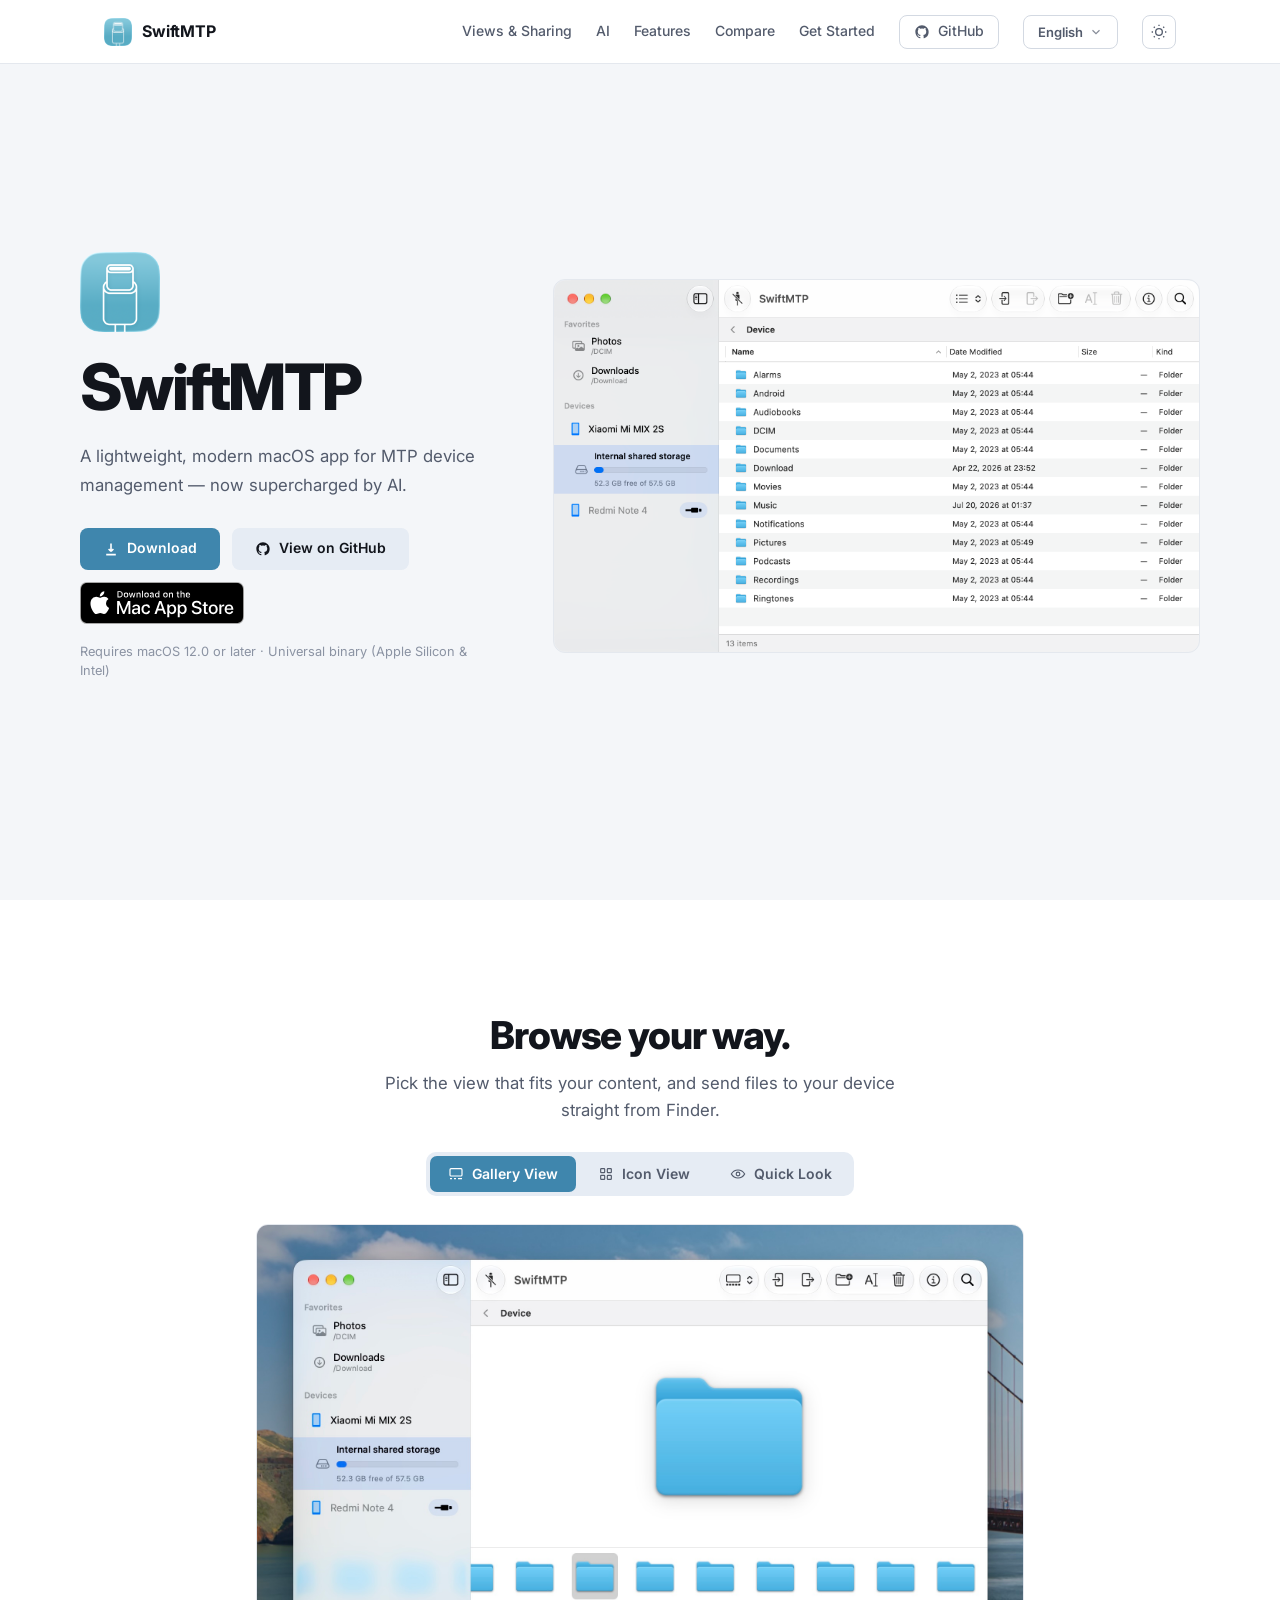
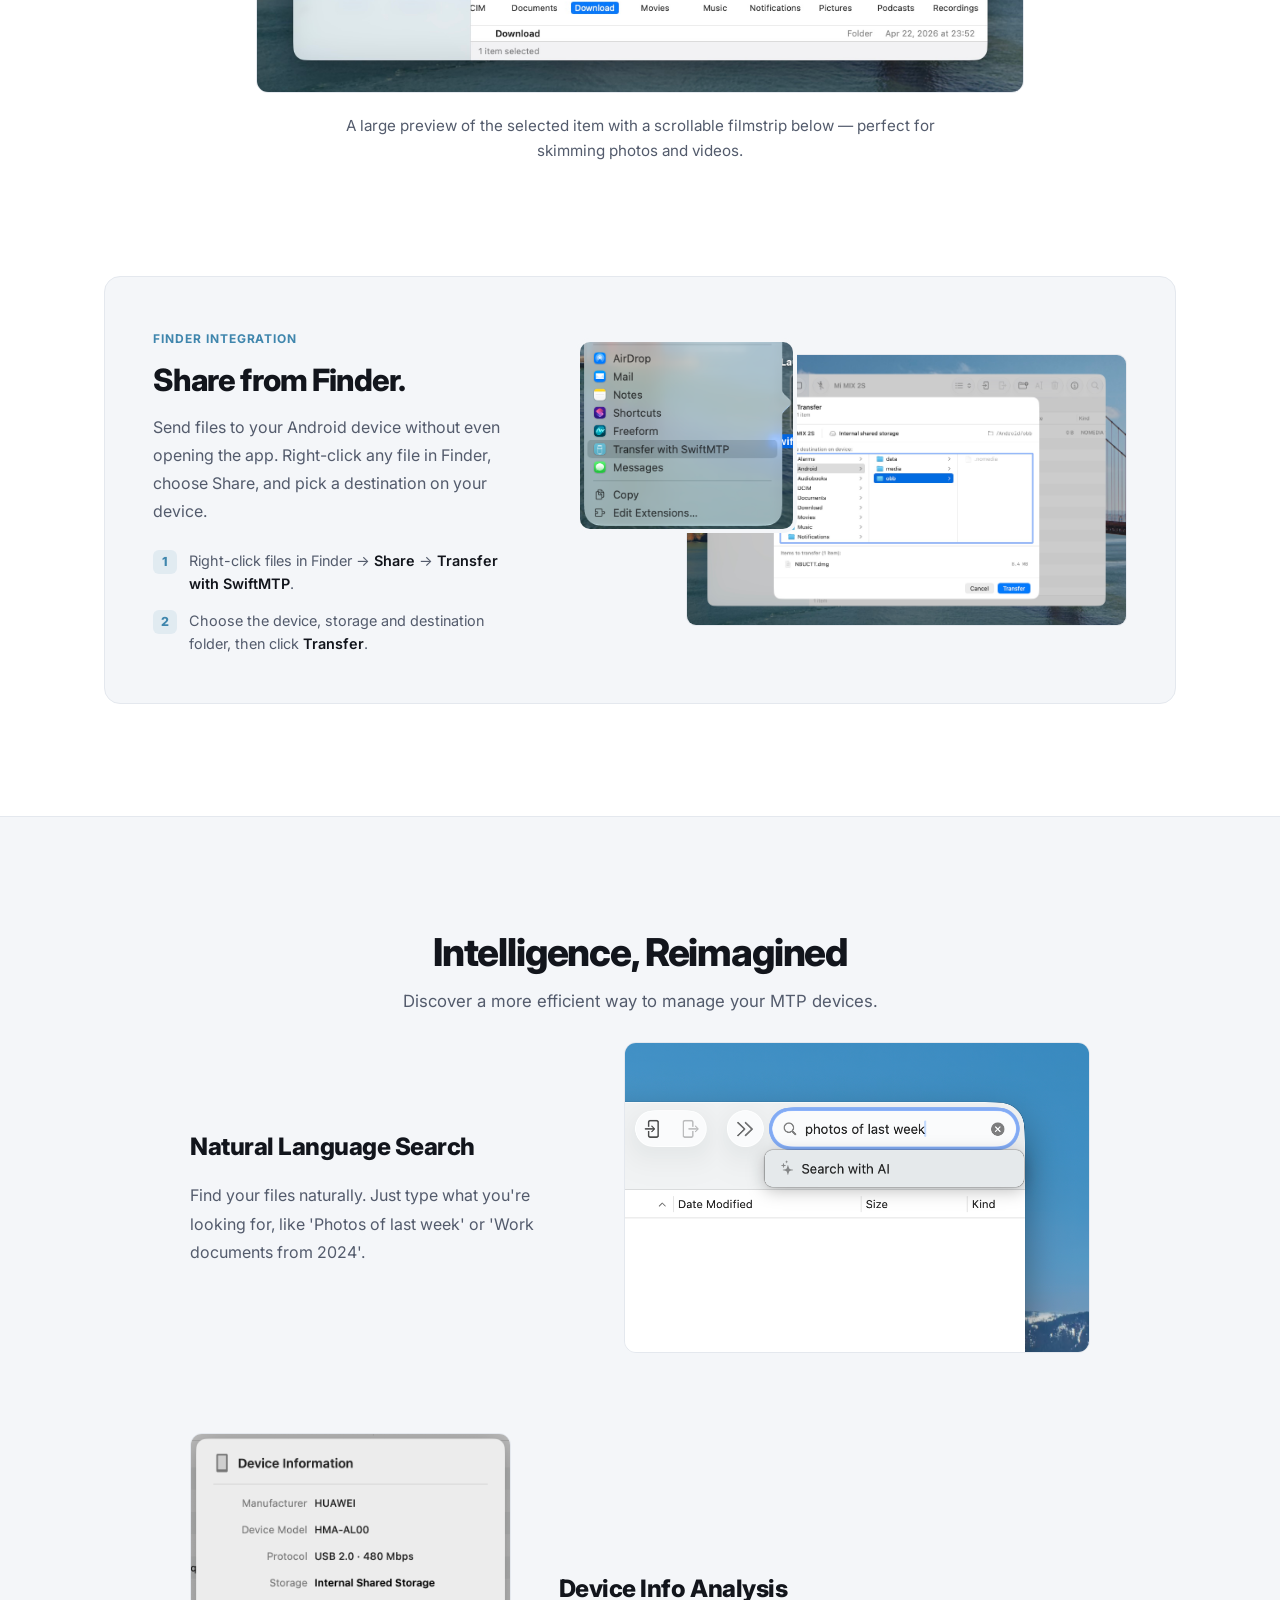
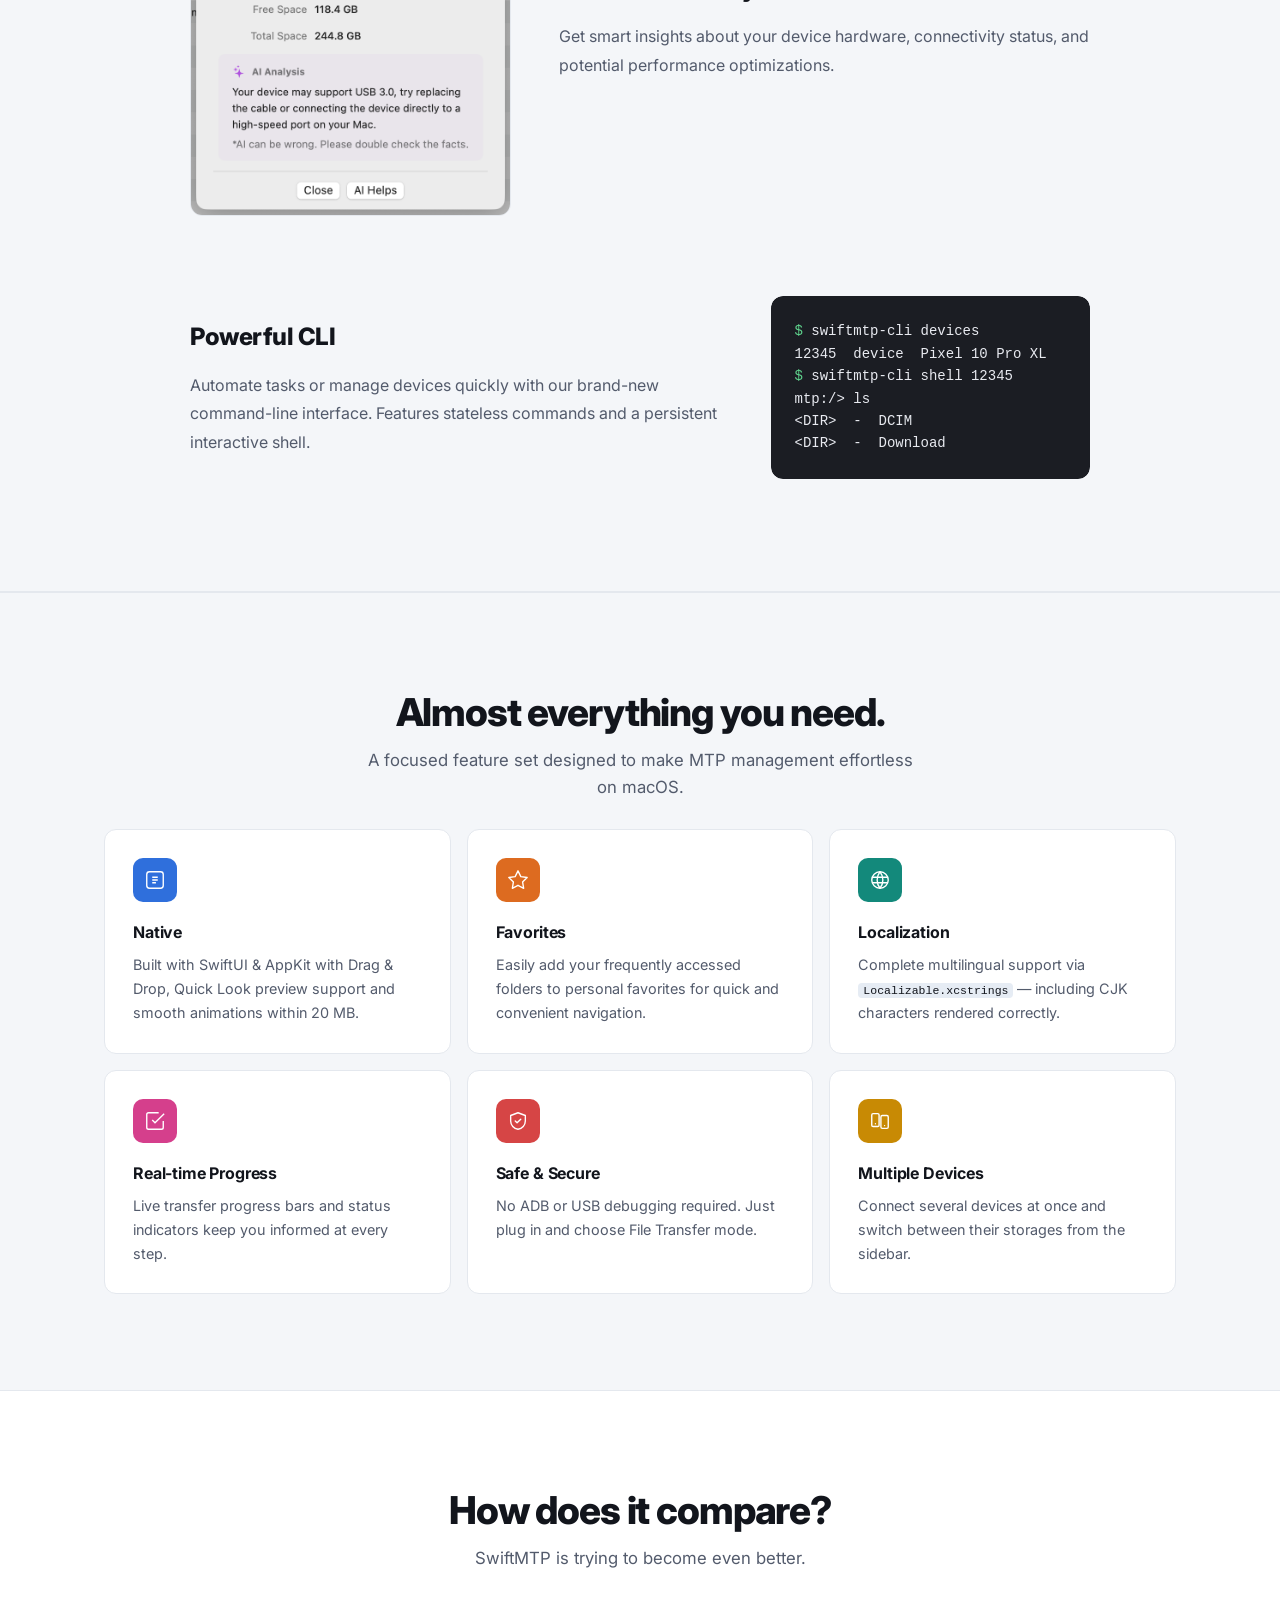
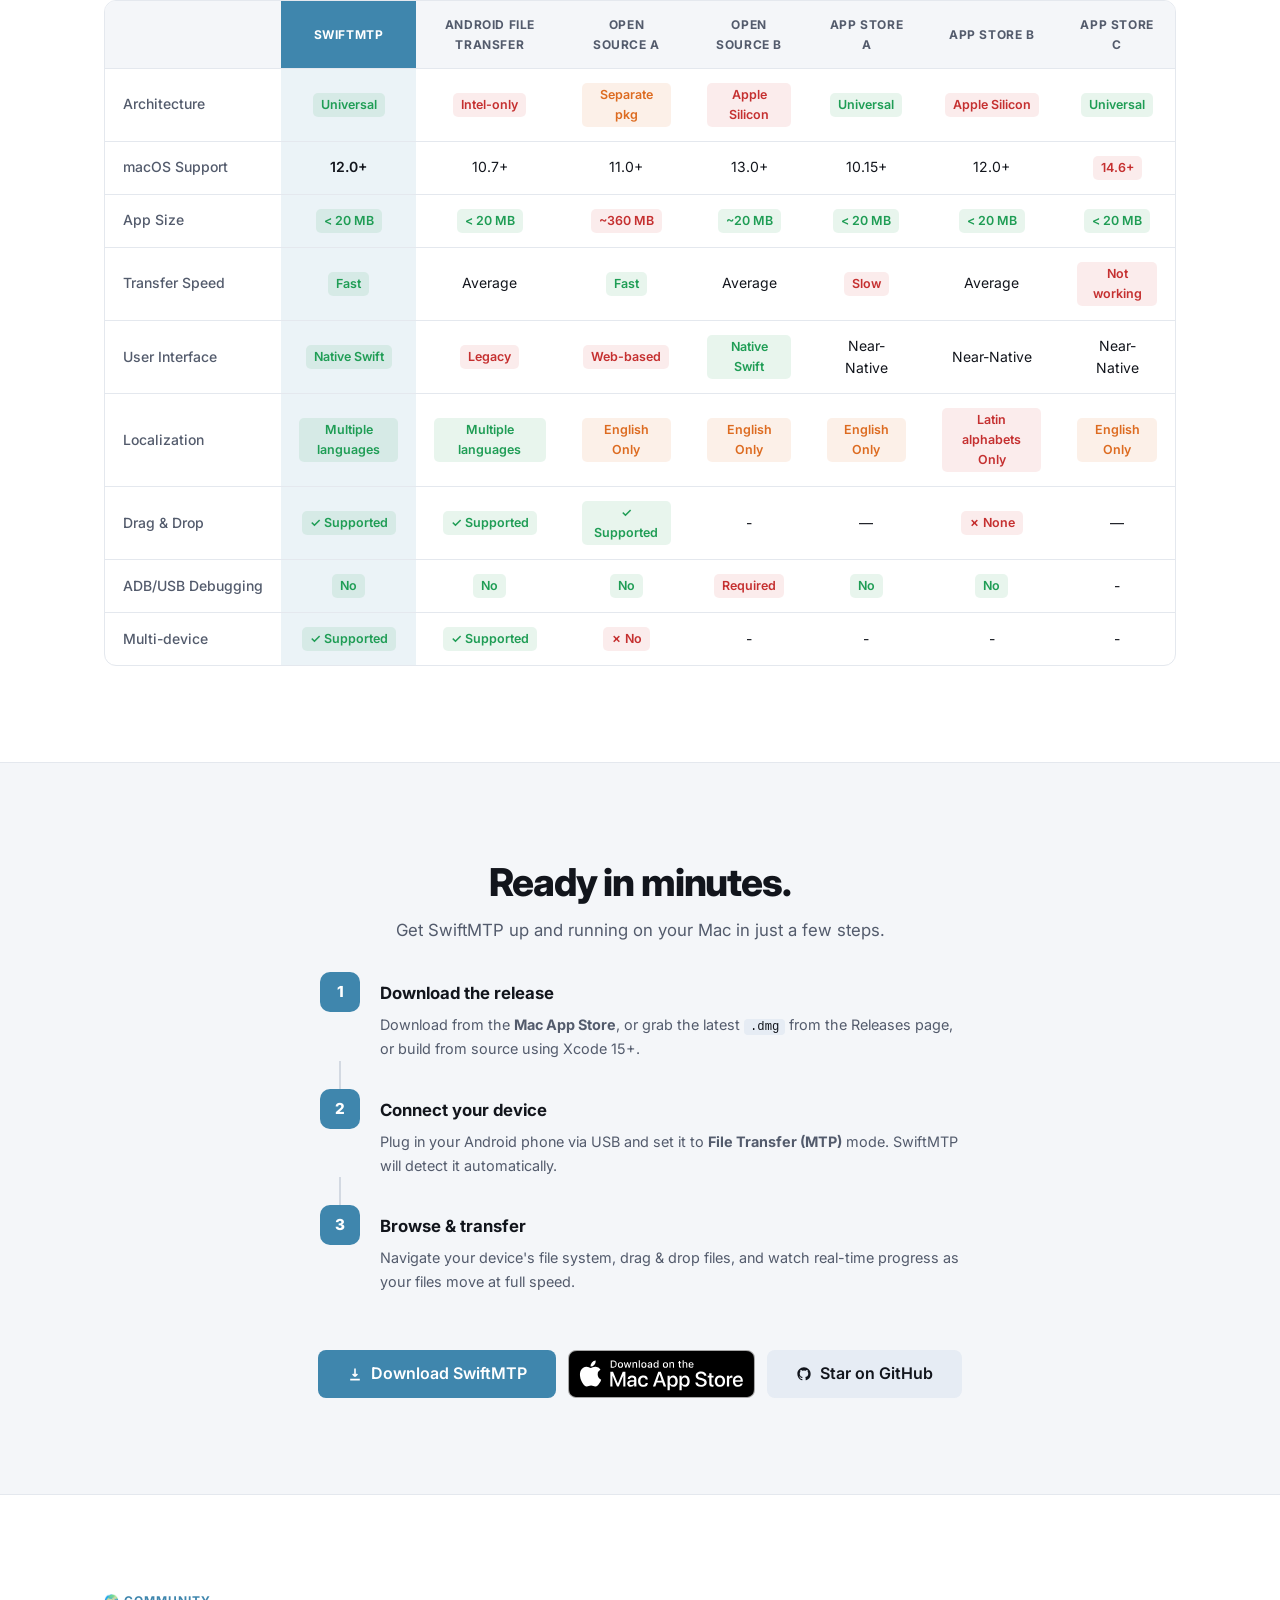
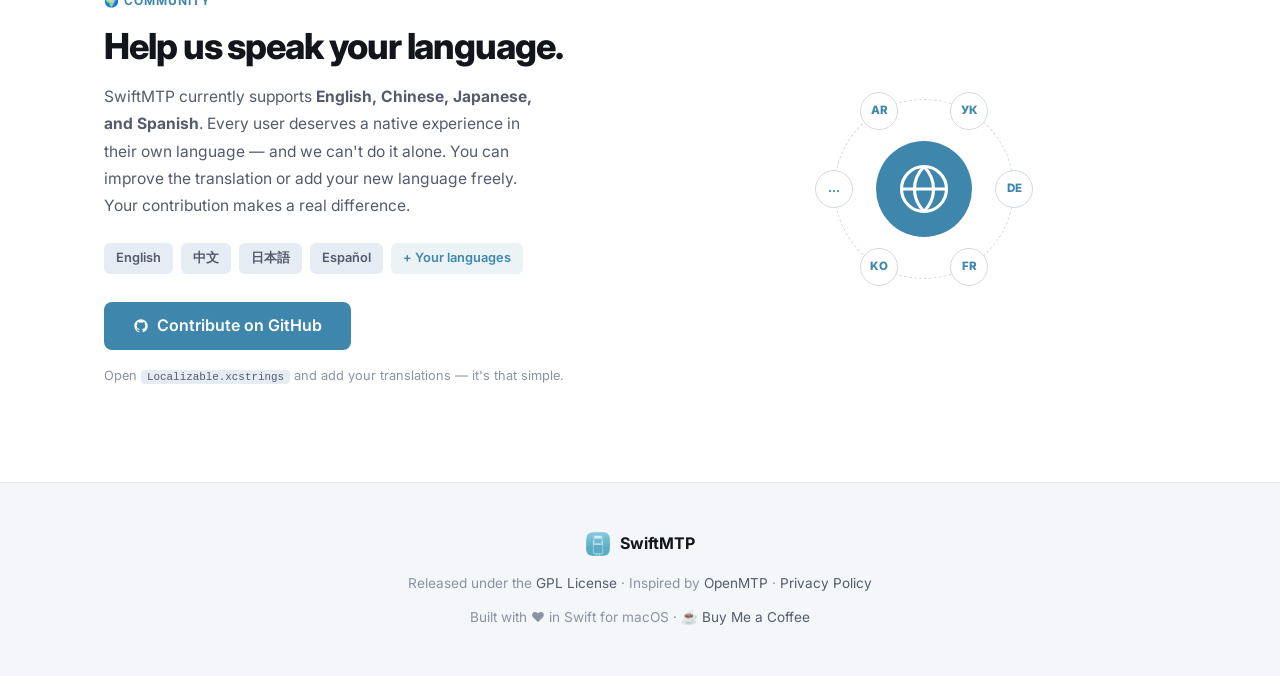
<file: index.html>
<!DOCTYPE html>
<html lang="en" data-theme="light">

<head>
  <meta charset="UTF-8" />
  <meta name="viewport" content="width=device-width, initial-scale=1.0" />
  <title>SwiftMTP – Modern Android File Transfer for macOS</title>
  <meta name="description"
    content="SwiftMTP: The next-generation MTP file manager for macOS, now reimagined with powerful AI features. Experience innovative natural language search, intelligent device analysis, and fast transfer speeds. The most advanced, native substitute for Android File Transfer." />
  <meta name="keywords" content="swiftmtp,android,file-transfer,macOS,mtp,Samsung,Google Pixel,Xiaomi,Redmi,OnePlus,oppo,Vivo,Honor,POCO,Moto,Sony,DJI,MP3 player,Macbook,Macbook Pro,Macbook Air,iMac,Mac mini,Apple Silicon,arm64,intel,M1,M2,M3,M4,M5,M6"/>
  <script type="application/ld+json">{
    "@context": "https://schema.org",
    "@type": "SoftwareApplication",
    "name": "SwiftMTP",
    "alternateName": "SwiftMTP - Modern Android File Transfer for macOS",
    "url": "https://neighbor-z.github.io/swiftmtp-website/",
    "applicationCategory": "UtilitiesApplication",
    "operatingSystem": "macOS 12.0 or higher",
    "description": "Modern open-source Android File Transfer app for macOS. Supports both Apple Silicon and Intel.",
    "author": { "@id": "https://github.com/Neighbor-Z" },
    "publisher": { "@id": "https://github.com/Neighbor-Z" },
    "downloadUrl": "https://github.com/Neighbor-Z/SwiftMTP/releases/latest"
  }
  </script>
  <script type="application/ld+json">{
      "@context": "https://schema.org",
      "@type": "WebSite",
      "@id": "https://neighbor-z.github.io/swiftmtp-website/",
      "name": "SwiftMTP",
      "alternateName": "SwiftMTP",
      "url": "https://neighbor-z.github.io/swiftmtp-website/",
      "description": "The website of SwiftMTP, the modern open-source Android File Transfer app for macOS.",
      "author": {
        "@type": "Person",
        "@id": "https://github.com/Neighbor-Z",
        "name": "Neighbor-Z",
        "url": "https://github.com/Neighbor-Z",
      },
      "copyrightHolder": { "@id": "https://github.com/Neighbor-Z" },
      "publisher": { "@id": "https://github.com/Neighbor-Z" }
    }
  </script>
  <link rel="preconnect" href="https://fonts.googleapis.com" />
  <link rel="preconnect" href="https://fonts.gstatic.com" crossorigin />
  <link href="https://fonts.googleapis.com/css2?family=Inter:wght@300;400;500;600;700;800&display=swap"
    rel="stylesheet" />
  <link rel="icon" type="image/png" href="assets/favicon-32x32@2x.png" />
  <link rel="apple-touch-icon" href="assets/icon.png" />
  <link rel="stylesheet" href="style.css" />
</head>

<body>

  <!-- ─── NAV ─── -->
  <nav class="nav" id="nav">
    <div class="nav-inner">
      <div class="nav-brand">
        <img src="assets/icon.png" alt="SwiftMTP icon" class="nav-icon" />
        <span class="nav-title">SwiftMTP</span>
      </div>
      <div class="nav-links">
        <a href="#showcase" id="nav-showcase" data-i18n="nav_showcase">Views &amp; Sharing</a>
        <a href="#ai-features" id="nav-ai" data-i18n="nav_ai">AI</a>
        <a href="#features" id="nav-features" data-i18n="nav_features">Features</a>
        <a href="#comparison" id="nav-comparison" data-i18n="nav_compare">Compare</a>
        <a href="#get-started" id="nav-started" data-i18n="nav_started">Get Started</a>
        <a href="https://github.com/Neighbor-Z/SwiftMTP" target="_blank" rel="noopener" class="btn btn-outline btn-sm nav-github-btn"
          id="nav-github" aria-label="GitHub" title="GitHub">
          <svg class="btn-icon nav-github-icon" viewBox="0 0 24 24" fill="currentColor" aria-hidden="true">
            <path
              d="M12 2C6.477 2 2 6.484 2 12.017c0 4.425 2.865 8.18 6.839 9.504.5.092.682-.217.682-.483 0-.237-.008-.868-.013-1.703-2.782.605-3.369-1.343-3.369-1.343-.454-1.158-1.11-1.466-1.11-1.466-.908-.62.069-.608.069-.608 1.003.07 1.531 1.032 1.531 1.032.892 1.53 2.341 1.088 2.91.832.092-.647.35-1.088.636-1.338-2.22-.253-4.555-1.113-4.555-4.951 0-1.093.39-1.988 1.029-2.688-.103-.253-.446-1.272.098-2.65 0 0 .84-.27 2.75 1.026A9.564 9.564 0 0 1 12 6.844a9.59 9.59 0 0 1 2.504.337c1.909-1.296 2.747-1.027 2.747-1.027.546 1.379.202 2.398.1 2.651.64.7 1.028 1.595 1.028 2.688 0 3.848-2.339 4.695-4.566 4.942.359.31.678.921.678 1.856 0 1.338-.012 2.419-.012 2.747 0 .268.18.58.688.482A10.02 10.02 0 0 0 22 12.017C22 6.484 17.522 2 12 2z" />
          </svg>
          <span class="nav-github-text" data-i18n="nav_github">GitHub</span>
        </a>
        <div class="custom-dropdown" id="lang-menu">
          <button class="btn btn-outline btn-sm dropdown-toggle" id="lang-toggle" aria-haspopup="listbox" aria-expanded="false">
            <span class="dropdown-label" id="lang-label">English</span>
            <svg class="dropdown-arrow" viewBox="0 0 24 24" width="14" height="14" fill="none" stroke="currentColor" stroke-width="2"><path d="M6 9l6 6 6-6"/></svg>
          </button>
          <ul class="dropdown-list" id="lang-list" role="listbox">
            <li class="dropdown-item" data-value="en" role="option">English</li>
            <li class="dropdown-item" data-value="zh-Hans" role="option">简体中文</li>
            <li class="dropdown-item" data-value="zh-Hant" role="option">繁體中文</li>
            <li class="dropdown-item" data-value="ja" role="option">日本語</li>
            <li class="dropdown-item" data-value="es" role="option">Español</li>
            <li class="dropdown-item" data-value="de" role="option">Deutsch</li>
            <li class="dropdown-item" data-value="fr" role="option">Français</li>
            <li class="dropdown-item" data-value="uk" role="option">Українська</li>
            <li class="dropdown-item" data-value="it" role="option">Italiano</li>
            <li class="dropdown-item" data-value="ko" role="option">한국어</li>
            <li class="dropdown-item" data-value="tr" role="option">Türkçe</li>
            <li class="dropdown-item" data-value="vi" role="option">Tiếng Việt</li>
            <li class="dropdown-item" data-value="ar" role="option">العربية</li>
          </ul>
        </div>
        <button class="theme-toggle" id="theme-toggle" aria-label="Toggle light/dark mode"
          title="Toggle light/dark mode">
          <span class="theme-toggle-icon theme-icon-dark">
            <svg viewBox="0 0 24 24" fill="none" stroke="currentColor" stroke-width="2">
              <path d="M21 12.79A9 9 0 1 1 11.21 3 7 7 0 0 0 21 12.79z" />
            </svg>
          </span>
          <span class="theme-toggle-icon theme-icon-light">
            <svg viewBox="0 0 24 24" fill="none" stroke="currentColor" stroke-width="2">
              <circle cx="12" cy="12" r="5" />
              <path
                d="M12 1v2M12 21v2M4.22 4.22l1.42 1.42M18.36 18.36l1.42 1.42M1 12h2M21 12h2M4.22 19.78l1.42-1.42M18.36 5.64l1.42-1.42" />
            </svg>
          </span>
        </button>
      </div>
    </div>
  </nav>

  <!-- ─── HERO ─── -->
  <section class="hero" id="hero">
    <div class="hero-inner">

      <!-- Left column -->
      <div class="hero-text">
        <img src="assets/icon.png" alt="SwiftMTP app icon" class="hero-app-icon" id="hero-icon" />
        <h1 class="hero-title" id="hero-title" data-i18n="hero_title">SwiftMTP</h1>
        <p class="hero-desc" id="hero-desc" data-i18n="hero_desc">
          A lightweight, modern macOS app for MTP device management.
        </p>
        <div class="hero-cta" id="hero-cta">
          <a href="https://github.com/Neighbor-Z/SwiftMTP/releases/latest" target="_blank" rel="noopener"
            class="btn btn-primary" id="btn-download">
            <svg class="btn-icon" viewBox="0 0 20 20" fill="none" stroke="currentColor" stroke-width="2">
              <path d="M10 3v10m0 0-3-3m3 3 3-3M4 17h12" />
            </svg>
            <span data-i18n="btn_download">Download</span>
          </a>
          <a href="https://github.com/Neighbor-Z/SwiftMTP" target="_blank" rel="noopener" class="btn btn-ghost"
            id="btn-github">
            <svg class="btn-icon" viewBox="0 0 24 24" fill="currentColor">
              <path
                d="M12 2C6.477 2 2 6.484 2 12.017c0 4.425 2.865 8.18 6.839 9.504.5.092.682-.217.682-.483 0-.237-.008-.868-.013-1.703-2.782.605-3.369-1.343-3.369-1.343-.454-1.158-1.11-1.466-1.11-1.466-.908-.62.069-.608.069-.608 1.003.07 1.531 1.032 1.531 1.032.892 1.53 2.341 1.088 2.91.832.092-.647.35-1.088.636-1.338-2.22-.253-4.555-1.113-4.555-4.951 0-1.093.39-1.988 1.029-2.688-.103-.253-.446-1.272.098-2.65 0 0 .84-.27 2.75 1.026A9.564 9.564 0 0 1 12 6.844a9.59 9.59 0 0 1 2.504.337c1.909-1.296 2.747-1.027 2.747-1.027.546 1.379.202 2.398.1 2.651.64.7 1.028 1.595 1.028 2.688 0 3.848-2.339 4.695-4.566 4.942.359.31.678.921.678 1.856 0 1.338-.012 2.419-.012 2.747 0 .268.18.58.688.482A10.02 10.02 0 0 0 22 12.017C22 6.484 17.522 2 12 2z" />
            </svg>
            <span data-i18n="btn_github">View on GitHub</span>
          </a>
          <a href="https://apps.apple.com/us/app/swiftmtp/id6802688224" target="_blank" rel="noopener" class="appstore-link">
            <img src="assets/Download_on_the_Mac_App_Store_Badge_US-UK_RGB_blk_092917.svg" alt="Download on the Mac App Store" class="appstore-badge" id="appstore-badge-hero" />
          </a>
        </div>
        <p class="hero-sysreq" id="hero-sysreq" data-i18n="hero_sysreq">
          Requires macOS 12.0 or later · Universal binary (Apple Silicon &amp; Intel)
        </p>
      </div>

      <!-- Right column – screenshot -->
      <div class="hero-visual" id="hero-visual">
        <div class="screenshot-frame">
          <img src="assets/screenshot.png" alt="SwiftMTP file browser" class="screenshot-img" />
        </div>
      </div>

    </div>
  </section>

  <!-- ─── VIEWS & SHARING ─── -->
  <section class="showcase" id="showcase">
    <div class="section-inner">
      <div class="section-header">
        <h2 class="section-title" data-i18n="show_title">Browse your way.</h2>
        <p class="section-sub" data-i18n="show_sub">Pick the view that fits your content, and send files to your device straight from Finder.</p>
      </div>

      <!-- View modes -->
      <div class="views-block">
        <div class="segmented" role="tablist" aria-label="View modes">
          <button class="segmented-btn active" role="tab" aria-selected="true" data-view="gallery" id="tab-gallery">
            <svg viewBox="0 0 24 24" fill="none" stroke="currentColor" stroke-width="1.75" aria-hidden="true">
              <rect x="3" y="4" width="18" height="11" rx="1.5" />
              <path d="M3 19h3M9 19h3M15 19h3M18 19h3" />
            </svg>
            <span data-i18n="show_gallery">Gallery View</span>
          </button>
          <button class="segmented-btn" role="tab" aria-selected="false" data-view="icon" id="tab-icon">
            <svg viewBox="0 0 24 24" fill="none" stroke="currentColor" stroke-width="1.75" aria-hidden="true">
              <rect x="4" y="4" width="6" height="6" rx="1" />
              <rect x="14" y="4" width="6" height="6" rx="1" />
              <rect x="4" y="14" width="6" height="6" rx="1" />
              <rect x="14" y="14" width="6" height="6" rx="1" />
            </svg>
            <span data-i18n="show_icon">Icon View</span>
          </button>
          <button class="segmented-btn" role="tab" aria-selected="false" data-view="quicklook" id="tab-quicklook">
            <svg viewBox="0 0 24 24" fill="none" stroke="currentColor" stroke-width="1.75" aria-hidden="true">
              <path d="M2 12s3.5-6 10-6 10 6 10 6-3.5 6-10 6-10-6-10-6z" />
              <circle cx="12" cy="12" r="2.75" />
            </svg>
            <span data-i18n="show_quicklook">Quick Look</span>
          </button>
        </div>

        <div class="views-stage">
          <figure class="view-panel active" data-view="gallery" role="tabpanel" aria-labelledby="tab-gallery">
            <img src="assets/Gallery_View.jpg" alt="SwiftMTP Gallery View" class="view-img" loading="lazy" />
            <figcaption data-i18n="show_gallery_desc">A large preview of the selected item with a scrollable filmstrip below — perfect for skimming photos and videos.</figcaption>
          </figure>
          <figure class="view-panel" data-view="icon" role="tabpanel" aria-labelledby="tab-icon">
            <img src="assets/Icon_View.jpg" alt="SwiftMTP Icon View" class="view-img" loading="lazy" />
            <figcaption data-i18n="show_icon_desc">A clean grid of icons and thumbnails, just like Finder. Switch between Icons, List and Gallery from the toolbar.</figcaption>
          </figure>
          <figure class="view-panel" data-view="quicklook" role="tabpanel" aria-labelledby="tab-quicklook">
            <img src="assets/Quick_Look.jpg" alt="SwiftMTP Quick Look" class="view-img" loading="lazy" />
            <figcaption data-i18n="show_quicklook_desc">Press Spacebar on any file or folder for a Finder-style instant preview.</figcaption>
          </figure>
        </div>
      </div>

      <!-- Share extension -->
      <div class="share-block">
        <div class="share-text">
          <span class="eyebrow" data-i18n="share_tag">Finder Integration</span>
          <h3 class="share-title" data-i18n="share_title">Share from Finder.</h3>
          <p class="share-desc" data-i18n="share_desc">Send files to your Android device without even opening the app. Right-click any file in Finder, choose Share, and pick a destination on your device.</p>
          <ol class="share-steps">
            <li>
              <span class="share-step-num">1</span>
              <span data-i18n="share_step1">Right-click files in Finder → <strong>Share</strong> → <strong>Transfer with SwiftMTP</strong>.</span>
            </li>
            <li>
              <span class="share-step-num">2</span>
              <span data-i18n="share_step2">Choose the device, storage and destination folder, then click <strong>Transfer</strong>.</span>
            </li>
          </ol>
        </div>
        <div class="share-visuals">
          <figure class="share-fig share-fig-menu">
            <img src="assets/Share_Menu.png" alt="Share option in Finder menu" loading="lazy" />
            <figcaption data-i18n="share_menu_cap">Share option in Finder menu</figcaption>
          </figure>
          <figure class="share-fig share-fig-picker">
            <img src="assets/Share_Picker.jpg" alt="Destination picker" loading="lazy" />
            <figcaption data-i18n="share_picker_cap">Destination picker</figcaption>
          </figure>
        </div>
      </div>
    </div>
  </section>

  <!-- ─── AI FEATURES ─── -->
  <section class="ai-features" id="ai-features">
    <div class="section-inner">
      <div class="section-header">
        <h2 class="section-title" data-i18n="ai_title">Intelligence, Reimagined</h2>
        <p class="section-sub" data-i18n="ai_sub">Discover a more efficient way to manage your MTP devices.</p>
      </div>
      <div class="ai-grid">
        <div class="ai-item">
          <div class="ai-content">
            <h3 data-i18n="ai_search">Natural Language Search</h3>
            <p data-i18n="ai_search_desc">Find your files naturally. Just type what you're looking for, like 'Photos
              from my last vacation' or 'Work documents from 2024'.</p>
          </div>
          <div class="ai-visual">
            <img src="assets/NLSearch.png" alt="Natural Language Search" class="ai-img" />
          </div>
        </div>
        <div class="ai-item ai-item-reverse">
          <div class="ai-content">
            <h3 data-i18n="ai_analysis">Device Info Analysis</h3>
            <p data-i18n="ai_analysis_desc">Get smart insights about your device hardware, connectivity status, and
              potential performance optimizations.</p>
          </div>
          <div class="ai-visual ai-visual-small">
            <img src="assets/Device_Info_Analysis.png" alt="Device Info Analysis" class="ai-img" />
          </div>
        </div>
        <div class="ai-item">
          <div class="ai-content">
            <h3 data-i18n="ai_cli">Powerful CLI</h3>
            <p data-i18n="ai_cli_desc">Automate tasks or manage devices quickly with our brand-new command-line
              interface. Features stateless commands and a persistent interactive shell.</p>
          </div>
          <div class="ai-visual ai-visual-small ai-visual-cli">
            <div class="cli-mockup">
              <span class="cli-prompt">$</span> swiftmtp-cli devices<br />
              12345&nbsp;&nbsp;device&nbsp;&nbsp;Pixel 10 Pro XL<br />
              <span class="cli-prompt">$</span> swiftmtp-cli shell 12345<br />
              mtp:/&gt; ls<br />
              &lt;DIR&gt;&nbsp;&nbsp;-&nbsp;&nbsp;DCIM<br />
              &lt;DIR&gt;&nbsp;&nbsp;-&nbsp;&nbsp;Download
            </div>
          </div>
        </div>
      </div>
    </div>
  </section>

  <!-- ─── FEATURES ─── -->
  <section class="features" id="features">
    <div class="section-inner">
      <div class="section-header">
        <h2 class="section-title" data-i18n="feat_title">Almost everything you need.</h2>
        <p class="section-sub" data-i18n="feat_sub">A focused feature set designed to make MTP management effortless on macOS.</p>
      </div>
      <div class="features-grid" id="features-grid">

        <div class="feature-card" id="feat-native">
          <div class="feat-icon-wrap feat-blue">
            <svg viewBox="0 0 24 24" fill="none" stroke="currentColor" stroke-width="1.5">
              <rect x="3" y="3" width="18" height="18" rx="3" />
              <path d="M9 9h6M9 12h6M9 15h4" />
            </svg>
          </div>
          <h3 data-i18n="feat_native">Native</h3>
          <p data-i18n="feat_native_desc">Built with SwiftUI &amp; AppKit with Drag & Drop, Quick Look preview support and smooth animations within 20 MB.</p>
        </div>

        <div class="feature-card" id="feat-favorites">
          <div class="feat-icon-wrap feat-orange">
            <svg viewBox="0 0 24 24" fill="none" stroke="currentColor" stroke-width="1.5" stroke-linecap="round"
              stroke-linejoin="round">
              <polygon
                points="12 2 15.09 8.26 22 9.27 17 14.14 18.18 21.02 12 17.77 5.82 21.02 7 14.14 2 9.27 8.91 8.26 12 2" />
            </svg>
          </div>
          <h3 data-i18n="feat_fav">Favorites</h3>
          <p data-i18n="feat_fav_desc">Easily add your frequently accessed folders to personal favorites for quick and convenient navigation.</p>
        </div>

        <div class="feature-card" id="feat-i18n">
          <div class="feat-icon-wrap feat-teal">
            <svg viewBox="0 0 24 24" fill="none" stroke="currentColor" stroke-width="1.5">
              <path d="M12 21a9 9 0 1 0 0-18 9 9 0 0 0 0 18z" />
              <path d="M3.6 9h16.8M3.6 15h16.8" />
              <path d="M12 3a14.5 14.5 0 0 1 0 18M12 3a14.5 14.5 0 0 0 0 18" />
            </svg>
          </div>
          <h3 data-i18n="feat_i18n">Localization</h3>
          <p data-i18n="feat_i18n_desc">Complete multilingual support via <code>Localizable.xcstrings</code> — including CJK characters rendered
            correctly.</p>
        </div>

        <div class="feature-card" id="feat-progress">
          <div class="feat-icon-wrap feat-pink">
            <svg viewBox="0 0 24 24" fill="none" stroke="currentColor" stroke-width="1.5">
              <path d="M9 11l3 3L22 4" />
              <path d="M21 12v7a2 2 0 0 1-2 2H5a2 2 0 0 1-2-2V5a2 2 0 0 1 2-2h11" />
            </svg>
          </div>
          <h3 data-i18n="feat_progress">Real-time Progress</h3>
          <p data-i18n="feat_progress_desc">Live transfer progress bars and status indicators keep you informed at every step.</p>
        </div>

        <div class="feature-card" id="feat-safe">
          <div class="feat-icon-wrap feat-red">
            <svg viewBox="0 0 24 24" fill="none" stroke="currentColor" stroke-width="1.5" stroke-linecap="round"
              stroke-linejoin="round">
              <path d="M12 3l8 3v6c0 4.5-3.4 8.3-8 9-4.6-.7-8-4.5-8-9V6l8-3z" />
              <path d="M9 12l2 2 4-4" />
            </svg>
          </div>
          <h3 data-i18n="feat_safe">Safe &amp; Secure</h3>
          <p data-i18n="feat_safe_desc">No ADB or USB debugging required. Just plug in and choose File Transfer mode.</p>
        </div>

        <div class="feature-card" id="feat-multi">
          <div class="feat-icon-wrap feat-amber">
            <svg viewBox="0 0 24 24" fill="none" stroke="currentColor" stroke-width="1.5" stroke-linecap="round"
              stroke-linejoin="round">
              <rect x="3" y="4" width="8" height="14" rx="1.5" />
              <rect x="13" y="6" width="8" height="14" rx="1.5" />
              <path d="M7 15h0M17 17h0" />
            </svg>
          </div>
          <h3 data-i18n="feat_multi">Multiple Devices</h3>
          <p data-i18n="feat_multi_desc">Connect several devices at once and switch between their storages from the sidebar.</p>
        </div>

      </div>
    </div>
  </section>

  <!-- ─── COMPARISON ─── -->
  <section class="comparison" id="comparison">
    <div class="section-inner">
      <div class="section-header">
        <h2 class="section-title" data-i18n="comp_title">How does it compare?</h2>
        <p class="section-sub" data-i18n="comp_sub">SwiftMTP is trying to become even better.</p>
      </div>
      <div class="table-wrap">
        <table class="comp-table" id="comp-table">
          <thead>
            <tr>
              <th></th>
              <th class="col-highlight">SwiftMTP</th>
              <th data-i18n="comp_th_aft">Android File Transfer</th>
              <th data-i18n="comp_th_osa">Open Source A</th>
              <th data-i18n="comp_th_osb">Open Source B</th>
              <th data-i18n="comp_th_asa">App Store A</th>
              <th data-i18n="comp_th_asb">App Store B</th>
              <th data-i18n="comp_th_asc">App Store C</th>
            </tr>
          </thead>
          <tbody>
            <tr>
              <td class="row-label" data-i18n="comp_arch">Architecture</td>
              <td class="col-highlight"><span class="badge-good" data-i18n="comp_univ">Universal</span></td>
              <td><span class="badge-bad" data-i18n="comp_intel">Intel-only</span></td>
              <td><span class="badge-warn" data-i18n="comp_sep">Separate pkg</span></td>
              <td><span class="badge-bad" data-i18n="comp_silicon">Apple Silicon</span></td>
              <td><span class="badge-good" data-i18n="comp_univ">Universal</span></td>
              <td><span class="badge-bad" data-i18n="comp_silicon">Apple Silicon</span></td>
              <td><span class="badge-good" data-i18n="comp_univ">Universal</span></td>
            </tr>
            <tr>
              <td class="row-label" data-i18n="comp_os">macOS Support</td>
              <td class="col-highlight">12.0+</td>
              <td>10.7+</td>
              <td>11.0+</td>
              <td>13.0+</td>
              <td>10.15+</td>
              <td>12.0+</td>
              <td><span class="badge-bad">14.6+</span></td>
            </tr>
            <tr>
              <td class="row-label" data-i18n="comp_size">App Size</td>
              <td class="col-highlight"><span class="badge-good">&lt; 20 MB</span></td>
              <td><span class="badge-good">&lt; 20 MB</span></td>
              <td><span class="badge-bad">~360 MB</span></td>
              <td><span class="badge-good">~20 MB</span></td>
              <td><span class="badge-good">&lt; 20 MB</span></td>
              <td><span class="badge-good">&lt; 20 MB</span></td>
              <td><span class="badge-good">&lt; 20 MB</span></td>
            </tr>
            <tr>
              <td class="row-label" data-i18n="comp_speed">Transfer Speed</td>
              <td class="col-highlight"><span class="badge-good" data-i18n="comp_fast">Fast</span></td>
              <td data-i18n="comp_avg">Average</td>
              <td><span class="badge-good" data-i18n="comp_fast">Fast</span></td>
              <td data-i18n="comp_avg">Average</td>
              <td><span class="badge-bad" data-i18n="comp_slow">Slow</span></td>
              <td data-i18n="comp_avg">Average</td>
              <td><span class="badge-bad" data-i18n="comp_broken">Not working</span></td>
            </tr>
            <tr>
              <td class="row-label" data-i18n="comp_ui">User Interface</td>
              <td class="col-highlight"><span class="badge-good" data-i18n="comp_native">Native Swift</span></td>
              <td><span class="badge-bad" data-i18n="comp_legacy">Legacy</span></td>
              <td><span class="badge-bad" data-i18n="comp_web">Web-based</span></td>
              <td><span class="badge-good" data-i18n="comp_native">Native Swift</span></td>
              <td data-i18n="comp_near">Near-Native</td>
              <td data-i18n="comp_near">Near-Native</td>
              <td data-i18n="comp_near">Near-Native</td>
            </tr>
            <tr>
              <td class="row-label" data-i18n="comp_l10n">Localization</td>
              <td class="col-highlight"><span class="badge-good" data-i18n="comp_multi">Multiple languages</span></td>
              <td><span class="badge-good" data-i18n="comp_multi">Multiple languages</span></td>
              <td><span class="badge-warn" data-i18n="comp_en">English Only</span></td>
              <td><span class="badge-warn" data-i18n="comp_en">English Only</span></td>
              <td><span class="badge-warn" data-i18n="comp_en">English Only</span></td>
              <td><span class="badge-bad" data-i18n="comp_latin">Latin alphabets Only</span></td>
              <td><span class="badge-warn" data-i18n="comp_en">English Only</span></td>
            </tr>
            <tr>
              <td class="row-label" data-i18n="comp_dnd">Drag &amp; Drop</td>
              <td class="col-highlight"><span class="badge-good" data-i18n="comp_sup">✓ Supported</span></td>
              <td><span class="badge-good" data-i18n="comp_sup">✓ Supported</span></td>
              <td><span class="badge-good" data-i18n="comp_sup">✓ Supported</span></td>
              <td>-</td>
              <td>—</td>
              <td><span class="badge-bad" data-i18n="comp_none">✗ None</span></td>
              <td>—</td>
            </tr>
            <tr>
              <td class="row-label" data-i18n="comp_adb">ADB Debugging</td>
              <td class="col-highlight"><span class="badge-good" data-i18n="comp_no">No</span></td>
              <td><span class="badge-good" data-i18n="comp_no">No</span></td>
              <td><span class="badge-good" data-i18n="comp_no">No</span></td>
              <td><span class="badge-bad" data-i18n="comp_req">Required</span></td>
              <td><span class="badge-good" data-i18n="comp_no">No</span></td>
              <td><span class="badge-good" data-i18n="comp_no">No</span></td>
              <td>-</td>
            </tr>
            <tr>
              <td class="row-label" data-i18n="comp_multi_dev">Multi-device</td>
              <td class="col-highlight"><span class="badge-good" data-i18n="comp_sup">✓ Supported</span></td>
              <td><span class="badge-good" data-i18n="comp_sup">✓ Supported</span></td>
              <td><span class="badge-bad" data-i18n="comp_no_x">✗ No</span></td>
              <td>-</td>
              <td>-</td>
              <td>-</td>
              <td>-</td>
            </tr>
          </tbody>
        </table>
      </div>
    </div>
  </section>

  <!-- ─── GET STARTED ─── -->
  <section class="get-started" id="get-started">
    <div class="section-inner">
      <div class="section-header">
        <h2 class="section-title" data-i18n="start_title">Ready in minutes.</h2>
        <p class="section-sub" data-i18n="start_sub">Get SwiftMTP up and running on your Mac in just a few steps.</p>
      </div>
      <div class="steps" id="steps">
        <div class="step" id="step-1">
          <div class="step-num">1</div>
          <div class="step-body">
            <h3 data-i18n="step_1_title">Download the release</h3>
            <p data-i18n="step_1_desc">Grab the latest <code>.dmg</code> from the <a
                href="https://github.com/Neighbor-Z/SwiftMTP/releases/latest" target="_blank">Releases page</a>, or
              build from source using Xcode 15+.</p>
          </div>
        </div>
        <div class="step-connector"></div>
        <div class="step" id="step-2">
          <div class="step-num">2</div>
          <div class="step-body">
            <h3 data-i18n="step_2_title">Connect your device</h3>
            <p data-i18n="step_2_desc">Plug in your Android phone via USB and set it to <strong>File Transfer (MTP)</strong> mode. SwiftMTP will
              detect it automatically.</p>
          </div>
        </div>
        <div class="step-connector"></div>
        <div class="step" id="step-3">
          <div class="step-num">3</div>
          <div class="step-body">
            <h3 data-i18n="step_3_title">Browse &amp; transfer</h3>
            <p data-i18n="step_3_desc">Navigate your device's file system, drag &amp; drop files, and watch real-time progress as your files
              move at full speed.</p>
          </div>
        </div>
      </div>

      <div class="cta-block" id="cta-block">
        <a href="https://github.com/Neighbor-Z/SwiftMTP/releases/latest" target="_blank" rel="noopener"
          class="btn btn-primary btn-lg" id="cta-download">
          <svg class="btn-icon" viewBox="0 0 20 20" fill="none" stroke="currentColor" stroke-width="2">
            <path d="M10 3v10m0 0-3-3m3 3 3-3M4 17h12" />
          </svg>
          <span data-i18n="cta_download">Download SwiftMTP</span>
        </a>
        <a href="https://apps.apple.com/us/app/swiftmtp/id6802688224" target="_blank" rel="noopener" class="appstore-link">
          <img src="assets/Download_on_the_Mac_App_Store_Badge_US-UK_RGB_blk_092917.svg" alt="Download on the Mac App Store" class="appstore-badge" id="appstore-badge-cta" />
        </a>
        <a href="https://github.com/Neighbor-Z/SwiftMTP" target="_blank" rel="noopener" class="btn btn-ghost btn-lg"
          id="cta-github">
          <svg class="btn-icon" viewBox="0 0 24 24" fill="currentColor">
            <path
              d="M12 2C6.477 2 2 6.484 2 12.017c0 4.425 2.865 8.18 6.839 9.504.5.092.682-.217.682-.483 0-.237-.008-.868-.013-1.703-2.782.605-3.369-1.343-3.369-1.343-.454-1.158-1.11-1.466-1.11-1.466-.908-.62.069-.608.069-.608 1.003.07 1.531 1.032 1.531 1.032.892 1.53 2.341 1.088 2.91.832.092-.647.35-1.088.636-1.338-2.22-.253-4.555-1.113-4.555-4.951 0-1.093.39-1.988 1.029-2.688-.103-.253-.446-1.272.098-2.65 0 0 .84-.27 2.75 1.026A9.564 9.564 0 0 1 12 6.844a9.59 9.59 0 0 1 2.504.337c1.909-1.296 2.747-1.027 2.747-1.027.546 1.379.202 2.398.1 2.651.64.7 1.028 1.595 1.028 2.688 0 3.848-2.339 4.695-4.566 4.942.359.31.678.921.678 1.856 0 1.338-.012 2.419-.012 2.747 0 .268.18.58.688.482A10.02 10.02 0 0 0 22 12.017C22 6.484 17.522 2 12 2z" />
          </svg>
          <span data-i18n="cta_github">Star on GitHub</span>
        </a>
      </div>
    </div>
  </section>

  <!-- ─── LOCALIZATION COMMUNITY ─── -->
  <section class="l10n" id="localization">
    <div class="section-inner">
      <div class="l10n-inner">
        <div class="l10n-text">
          <div class="l10n-tag" data-i18n="l10n_tag">🌍 Community</div>
          <h2 class="l10n-title" data-i18n="l10n_title">Help us speak your language.</h2>
          <p class="l10n-desc" data-i18n="l10n_desc">
            SwiftMTP currently supports <strong>English, Chinese, Japanese, and Spanish</strong>.
            Every user deserves a native experience in their own language — and we can't do it alone.
            You can improve the translation or add your new language freely. Your contribution makes a real difference.
          </p>
          <div class="l10n-langs" id="l10n-langs">
            <span class="lang-chip">English</span>
            <span class="lang-chip">中文</span>
            <span class="lang-chip">日本語</span>
            <span class="lang-chip">Español</span>
            <span class="lang-chip lang-chip-add" data-i18n="l10n_add">+ Your languages</span>
          </div>
          <a href="https://github.com/Neighbor-Z/SwiftMTP/pulls" target="_blank" rel="noopener"
            class="btn btn-primary btn-lg l10n-btn" id="l10n-btn">
            <svg class="btn-icon" viewBox="0 0 24 24" fill="currentColor">
              <path
                d="M12 2C6.477 2 2 6.484 2 12.017c0 4.425 2.865 8.18 6.839 9.504.5.092.682-.217.682-.483 0-.237-.008-.868-.013-1.703-2.782.605-3.369-1.343-3.369-1.343-.454-1.158-1.11-1.466-1.11-1.466-.908-.62.069-.608.069-.608 1.003.07 1.531 1.032 1.531 1.032.892 1.53 2.341 1.088 2.91.832.092-.647.35-1.088.636-1.338-2.22-.253-4.555-1.113-4.555-4.951 0-1.093.39-1.988 1.029-2.688-.103-.253-.446-1.272.098-2.65 0 0 .84-.27 2.75 1.026A9.564 9.564 0 0 1 12 6.844a9.59 9.59 0 0 1 2.504.337c1.909-1.296 2.747-1.027 2.747-1.027.546 1.379.202 2.398.1 2.651.64.7 1.028 1.595 1.028 2.688 0 3.848-2.339 4.695-4.566 4.942.359.31.678.921.678 1.856 0 1.338-.012 2.419-.012 2.747 0 .268.18.58.688.482A10.02 10.02 0 0 0 22 12.017C22 6.484 17.522 2 12 2z" />
            </svg>
            <span data-i18n="l10n_btn">Contribute on GitHub</span>
          </a>
          <p class="l10n-hint" data-i18n="l10n_hint">Open <code>Localizable.xcstrings</code> and add your translations — it's that simple.</p>
        </div>
        <div class="l10n-visual">
          <div class="l10n-globe" aria-hidden="true">
            <svg viewBox="0 0 24 24" fill="none" stroke="currentColor" stroke-width="1.25">
              <circle cx="12" cy="12" r="9" />
              <path d="M3 12h18M12 3c2.5 2.6 3.8 5.6 3.8 9s-1.3 6.4-3.8 9M12 3c-2.5 2.6-3.8 5.6-3.8 9s1.3 6.4 3.8 9" />
            </svg>
          </div>
          <div class="l10n-orbits">
            <div class="l10n-orbit" style="--d:0s;--r:90px;--a:0deg" data-label="Deutsch">DE</div>
            <div class="l10n-orbit" style="--d:.8s;--r:90px;--a:60deg" data-label="Français">FR</div>
            <div class="l10n-orbit" style="--d:1.6s;--r:90px;--a:120deg" data-label="한국어">KO</div>
            <div class="l10n-orbit" style="--d:2.4s;--r:90px;--a:180deg" data-label="More">...</div>
            <div class="l10n-orbit" style="--d:3.2s;--r:90px;--a:240deg" data-label="العربية">AR</div>
            <div class="l10n-orbit" style="--d:4s;--r:90px;--a:300deg" data-label="Українська">УК</div>
          </div>
        </div>
      </div>
    </div>
  </section>

  <!-- ─── FOOTER ─── -->
  <footer class="footer" id="footer">
    <div class="footer-inner">
      <div class="footer-brand">
        <img src="assets/icon.png" alt="SwiftMTP" class="footer-icon" />
        <span>SwiftMTP</span>
      </div>
      <p class="footer-copy"><span data-i18n="ft_gpl">Released under the <a href="https://www.gnu.org/licenses/gpl-2.0.html" target="_blank">GPL License</a> · Inspired by <a href="https://github.com/ganeshrvel/openmtp/" target="_blank">OpenMTP</a></span> · <a href="privacy.html">Privacy Policy</a></p>
      <p class="footer-copy" data-i18n="ft_made">Built with ❤️ in Swift for macOS · <a href="https://buymeacoffee.com/neighbor_z" target="_blank">☕️ Buy Me a Coffee</a></p>
    </div>
  </footer>

  <script src="i18n.js"></script>
  <script src="script.js"></script>
</body>

</html>
</file>
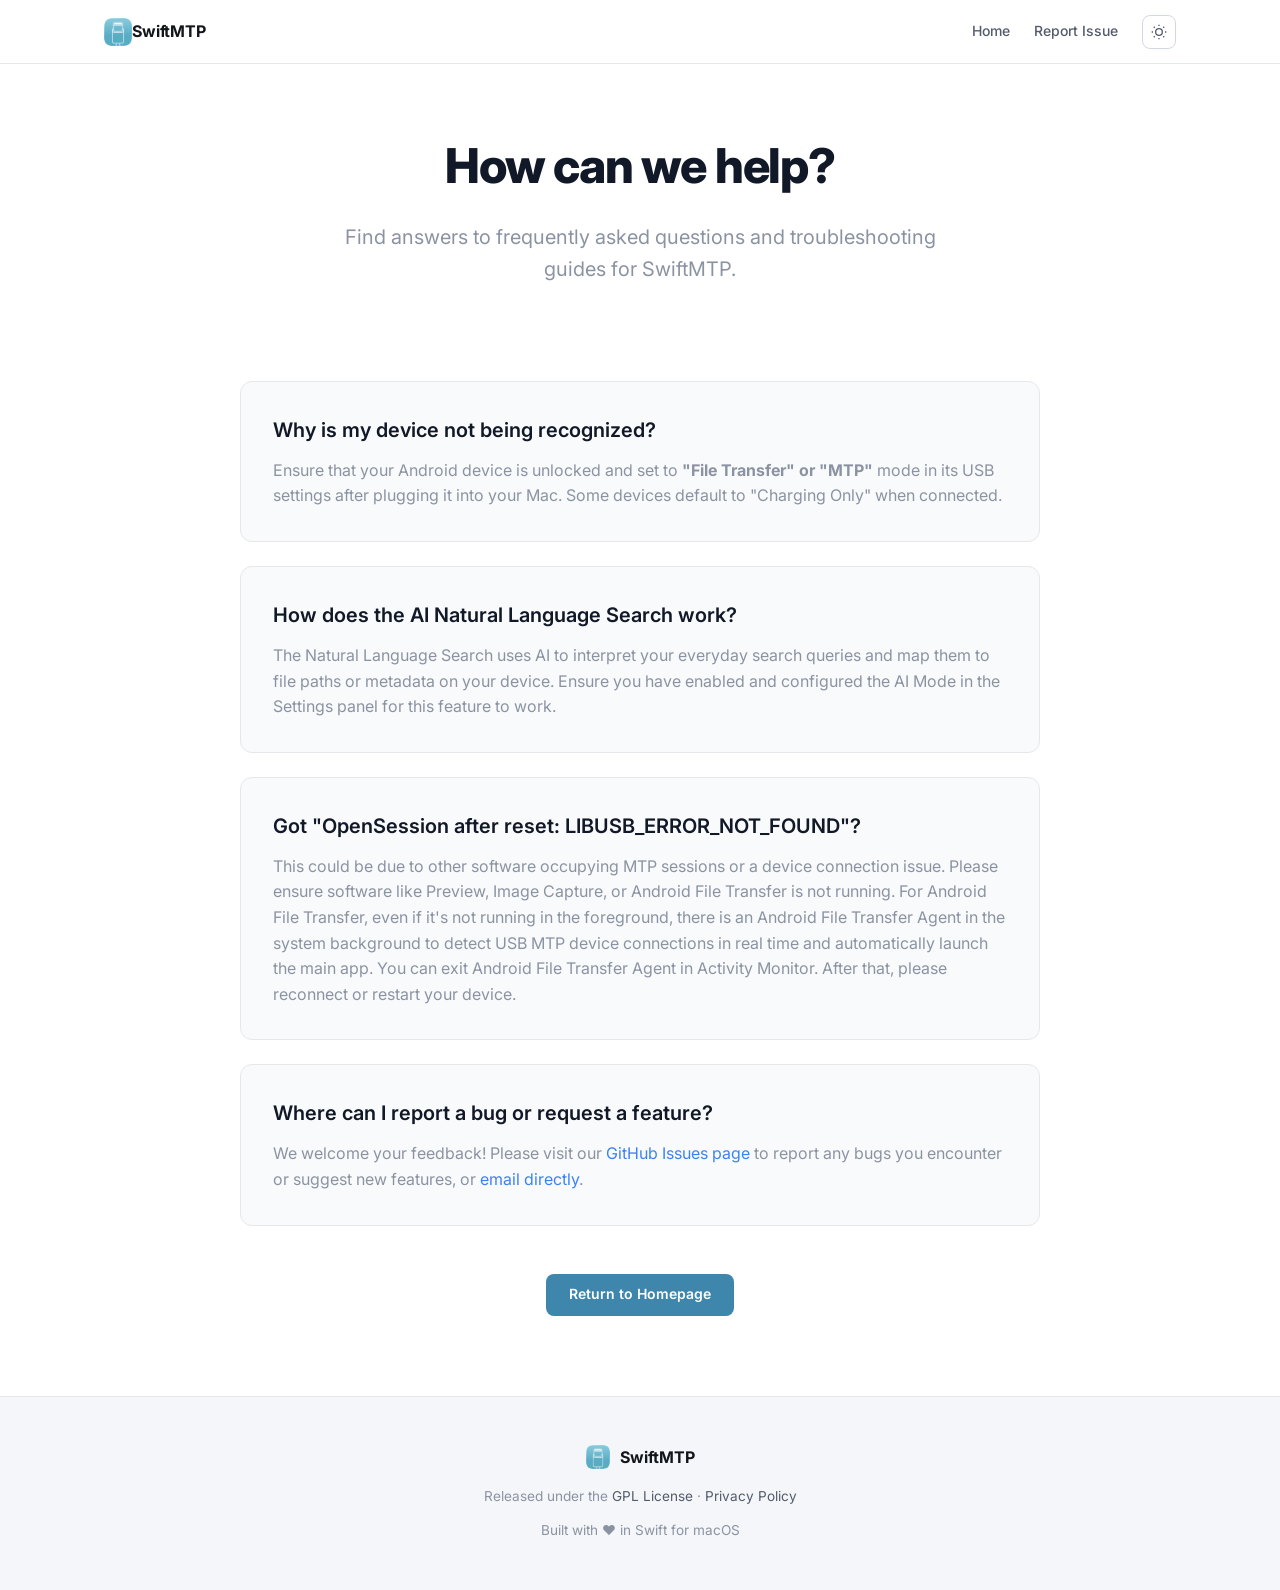
<file: help.html>
<!DOCTYPE html>
<html lang="en" data-theme="light">
<head>
  <meta charset="UTF-8" />
  <meta name="viewport" content="width=device-width, initial-scale=1.0" />
  <title>Help & Support - SwiftMTP</title>
  <meta name="description" content="Get help and support for SwiftMTP. Find answers to common questions and troubleshooting guides." />
  <link rel="preconnect" href="https://fonts.googleapis.com" />
  <link rel="preconnect" href="https://fonts.gstatic.com" crossorigin />
  <link href="https://fonts.googleapis.com/css2?family=Inter:wght@300;400;500;600;700;800&display=swap" rel="stylesheet" />
  <link rel="icon" type="image/png" href="assets/favicon-32x32@2x.png" />
  <link rel="apple-touch-icon" href="assets/icon.png" />
  <link rel="stylesheet" href="style.css" />
  <style>
    /* Specific styles for the Help page */
    body {
        display: flex;
        flex-direction: column;
        min-height: 100vh;
    }
    main {
        flex: 1;
    }
    .help-hero {
        padding: 8rem 2rem 4rem;
        text-align: center;
        background: var(--bg-color, #ffffff);
    }
    .help-title {
        font-size: 3rem;
        font-weight: 800;
        margin-bottom: 1rem;
        color: var(--text-base, #111827);
        letter-spacing: -0.025em;
    }
    .help-subtitle {
        font-size: 1.25rem;
        color: var(--text-muted, #4b5563);
        max-width: 600px;
        margin: 0 auto;
    }
    .faq-section {
        padding: 2rem;
        background: var(--bg-color, #ffffff);
    }
    .faq-container {
        max-width: 800px;
        margin: 0 auto;
    }
    .faq-item {
        background: var(--card-bg, #f9fafb);
        border: 1px solid var(--border-color, #e5e7eb);
        border-radius: 12px;
        padding: 2rem;
        margin-bottom: 1.5rem;
        transition: transform 0.2s ease, box-shadow 0.2s ease;
    }
    .faq-item:hover {
        transform: translateY(-2px);
        box-shadow: 0 4px 6px -1px rgba(0, 0, 0, 0.05);
    }
    .faq-question {
        font-size: 1.25rem;
        font-weight: 600;
        margin-bottom: 0.75rem;
        color: var(--text-base, #111827);
    }
    .faq-answer {
        font-size: 1rem;
        line-height: 1.6;
        color: var(--text-muted, #4b5563);
    }
    .faq-answer a {
        color: var(--primary-color, #3b82f6);
        text-decoration: none;
    }
    .faq-answer a:hover {
        text-decoration: underline;
    }
    
    /* Adapt for dark theme based on index.html's CSS variables */
    [data-theme="dark"] .help-hero, [data-theme="dark"] .faq-section {
        background: var(--bg-color, #0f172a);
    }
    [data-theme="dark"] .faq-item {
        background: var(--card-bg, #1e293b);
        border-color: var(--border-color, #334155);
    }
    [data-theme="dark"] .help-title, [data-theme="dark"] .faq-question {
        color: var(--text-base, #f8fafc);
    }
    [data-theme="dark"] .help-subtitle, [data-theme="dark"] .faq-answer {
        color: var(--text-muted, #94a3b8);
    }

    .back-btn-container {
        text-align: center;
        margin: 3rem 0;
    }
  </style>
</head>
<body>

  <!-- ─── NAV (Simplified for Help Page) ─── -->
  <nav class="nav" id="nav">
    <div class="nav-inner">
      <div class="nav-brand">
        <a href="index.html" style="display: flex; align-items: center; text-decoration: none; color: inherit;">
            <img src="assets/icon.png" alt="SwiftMTP icon" class="nav-icon" />
            <span class="nav-title">SwiftMTP</span>
        </a>
      </div>
      <div class="nav-links">
        <a href="index.html">Home</a>
        <a href="https://github.com/Neighbor-Z/SwiftMTP/issues" target="_blank" rel="noopener">Report Issue</a>
        <button class="theme-toggle" id="theme-toggle" aria-label="Toggle light/dark mode">
          <span class="theme-toggle-icon theme-icon-dark">
            <svg viewBox="0 0 24 24" fill="none" stroke="currentColor" stroke-width="2">
              <path d="M21 12.79A9 9 0 1 1 11.21 3 7 7 0 0 0 21 12.79z" />
            </svg>
          </span>
          <span class="theme-toggle-icon theme-icon-light">
            <svg viewBox="0 0 24 24" fill="none" stroke="currentColor" stroke-width="2">
              <circle cx="12" cy="12" r="5" />
              <path d="M12 1v2M12 21v2M4.22 4.22l1.42 1.42M18.36 18.36l1.42 1.42M1 12h2M21 12h2M4.22 19.78l1.42-1.42M18.36 5.64l1.42-1.42" />
            </svg>
          </span>
        </button>
      </div>
    </div>
  </nav>

  <main>
      <!-- ─── HERO ─── -->
      <section class="help-hero">
          <h1 class="help-title">How can we help?</h1>
          <p class="help-subtitle">Find answers to frequently asked questions and troubleshooting guides for SwiftMTP.</p>
      </section>

      <!-- ─── FAQ SECTION ─── -->
      <section class="faq-section">
          <div class="faq-container">
              
              <div class="faq-item">
                  <h3 class="faq-question">Why is my device not being recognized?</h3>
                  <div class="faq-answer">
                      <p>Ensure that your Android device is unlocked and set to <strong>"File Transfer" or "MTP"</strong> mode in its USB settings after plugging it into your Mac. Some devices default to "Charging Only" when connected.</p>
                  </div>
              </div>
              
              <div class="faq-item">
                  <h3 class="faq-question">How does the AI Natural Language Search work?</h3>
                  <div class="faq-answer">
                      <p>The Natural Language Search uses AI to interpret your everyday search queries and map them to file paths or metadata on your device. Ensure you have enabled and configured the AI Mode in the Settings panel for this feature to work.</p>
                  </div>
              </div>

              <div class="faq-item">
                  <h3 class="faq-question">Got "OpenSession after reset: LIBUSB_ERROR_NOT_FOUND"?</h3>
                  <div class="faq-answer">
                      <p>This could be due to other software occupying MTP sessions or a device connection issue. Please ensure software like Preview, Image Capture, or Android File Transfer is not running. For Android File Transfer, even if it's not running in the foreground, there is an Android File Transfer Agent in the system background to detect USB MTP device connections in real time and automatically launch the main app. You can exit Android File Transfer Agent in Activity Monitor. After that, please reconnect or restart your device.</p>
                  </div>
              </div>

              <div class="faq-item">
                  <h3 class="faq-question">Where can I report a bug or request a feature?</h3>
                  <div class="faq-answer">
                      <p>We welcome your feedback! Please visit our <a href="https://github.com/Neighbor-Z/SwiftMTP/issues" target="_blank">GitHub Issues page</a> to report any bugs you encounter or suggest new features, or <a href="mailto:zerkam04@gmail.com">email directly</a>.</p>
                  </div>
              </div>

              <div class="back-btn-container">
                  <a href="index.html" class="btn btn-primary">Return to Homepage</a>
              </div>

          </div>
      </section>
  </main>

  <!-- ─── FOOTER ─── -->
  <footer class="footer" id="footer">
    <div class="footer-inner">
      <div class="footer-brand">
        <img src="assets/icon.png" alt="SwiftMTP" class="footer-icon" />
        <span>SwiftMTP</span>
      </div>
      <p class="footer-copy">Released under the <a href="https://www.gnu.org/licenses/gpl-2.0.html" target="_blank">GPL License</a> · <a href="privacy.html">Privacy Policy</a></p>
      <p class="footer-copy">Built with ❤️ in Swift for macOS</p>
    </div>
  </footer>

  <script src="script.js"></script>
</body>
</html>
</file>
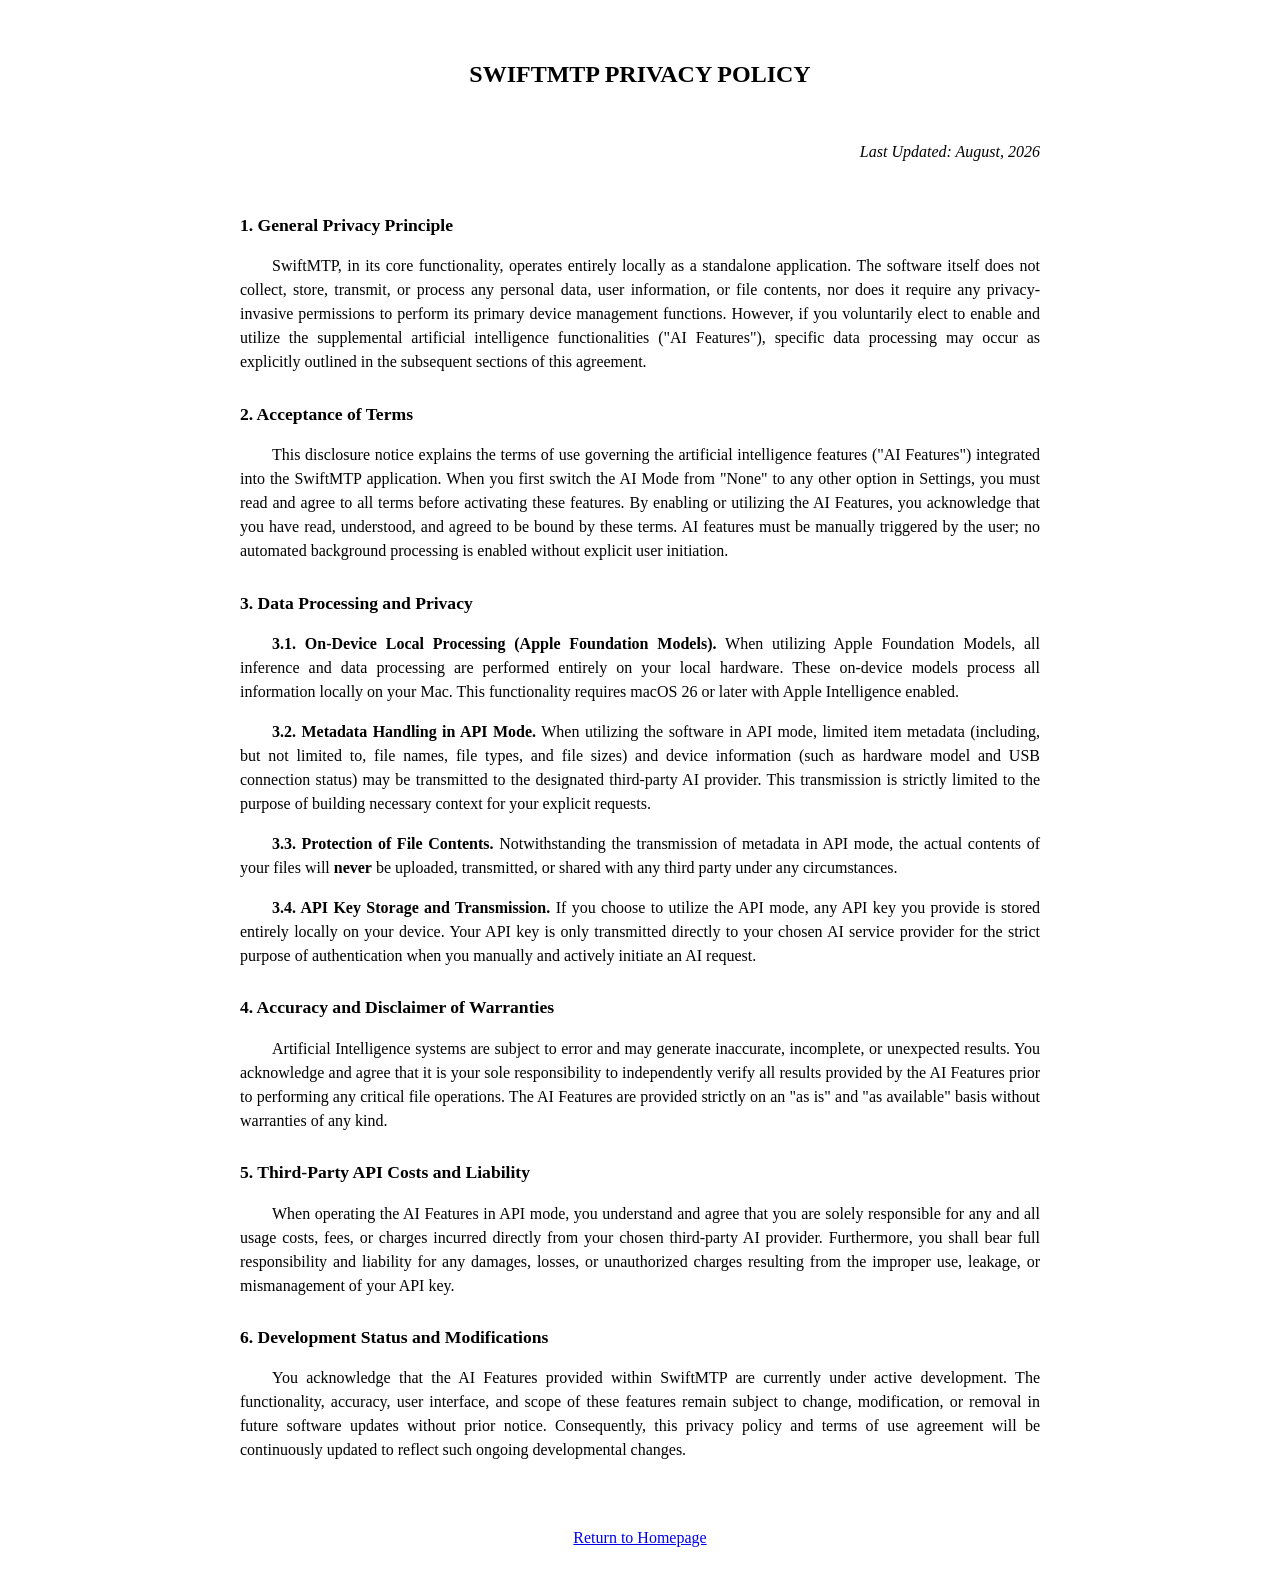
<file: privacy.html>
<!DOCTYPE html>
<html lang="en">
<head>
    <meta charset="UTF-8">
    <meta name="viewport" content="width=device-width, initial-scale=1.0">
    <title>SwiftMTP Privacy Policy</title>
    <style>
        body {
            font-family: "Times New Roman", Times, serif;
            color: #000000;
            background-color: #ffffff;
            line-height: 1.5;
            margin: 0;
            padding: 40px 20px;
        }

        .container {
            max-width: 800px;
            margin: 0 auto;
            text-align: justify;
        }

        h1 {
            text-align: center;
            font-size: 1.5em;
            margin-bottom: 2em;
            text-transform: uppercase;
        }

        h2 {
            font-size: 1.1em;
            margin-top: 1.5em;
            margin-bottom: 0.5em;
        }

        p {
            margin-bottom: 1em;
            text-indent: 2em;
        }

        .update-date {
            text-align: right;
            font-style: italic;
            margin-bottom: 3em;
            text-indent: 0;
        }

        strong {
            font-weight: bold;
        }
    </style>
</head>
<body>
    <div class="container">
        <h1>SwiftMTP Privacy Policy</h1>
        
        <p class="update-date">Last Updated: August, 2026</p>

        <h2>1. General Privacy Principle</h2>
        <p>SwiftMTP, in its core functionality, operates entirely locally as a standalone application. The software itself does not collect, store, transmit, or process any personal data, user information, or file contents, nor does it require any privacy-invasive permissions to perform its primary device management functions. However, if you voluntarily elect to enable and utilize the supplemental artificial intelligence functionalities ("AI Features"), specific data processing may occur as explicitly outlined in the subsequent sections of this agreement.</p>

        <h2>2. Acceptance of Terms</h2>
        <p>This disclosure notice explains the terms of use governing the artificial intelligence features ("AI Features") integrated into the SwiftMTP application. When you first switch the AI Mode from "None" to any other option in Settings, you must read and agree to all terms before activating these features. By enabling or utilizing the AI Features, you acknowledge that you have read, understood, and agreed to be bound by these terms. AI features must be manually triggered by the user; no automated background processing is enabled without explicit user initiation.</p>

        <h2>3. Data Processing and Privacy</h2>
        <p><strong>3.1. On-Device Local Processing (Apple Foundation Models).</strong> When utilizing Apple Foundation Models, all inference and data processing are performed entirely on your local hardware. These on-device models process all information locally on your Mac. This functionality requires macOS 26 or later with Apple Intelligence enabled.</p>
        
        <p><strong>3.2. Metadata Handling in API Mode.</strong> When utilizing the software in API mode, limited item metadata (including, but not limited to, file names, file types, and file sizes) and device information (such as hardware model and USB connection status) may be transmitted to the designated third-party AI provider. This transmission is strictly limited to the purpose of building necessary context for your explicit requests.</p>
        
        <p><strong>3.3. Protection of File Contents.</strong> Notwithstanding the transmission of metadata in API mode, the actual contents of your files will <strong>never</strong> be uploaded, transmitted, or shared with any third party under any circumstances.</p>
        
        <p><strong>3.4. API Key Storage and Transmission.</strong> If you choose to utilize the API mode, any API key you provide is stored entirely locally on your device. Your API key is only transmitted directly to your chosen AI service provider for the strict purpose of authentication when you manually and actively initiate an AI request.</p>

        <h2>4. Accuracy and Disclaimer of Warranties</h2>
        <p>Artificial Intelligence systems are subject to error and may generate inaccurate, incomplete, or unexpected results. You acknowledge and agree that it is your sole responsibility to independently verify all results provided by the AI Features prior to performing any critical file operations. The AI Features are provided strictly on an "as is" and "as available" basis without warranties of any kind.</p>

        <h2>5. Third-Party API Costs and Liability</h2>
        <p>When operating the AI Features in API mode, you understand and agree that you are solely responsible for any and all usage costs, fees, or charges incurred directly from your chosen third-party AI provider. Furthermore, you shall bear full responsibility and liability for any damages, losses, or unauthorized charges resulting from the improper use, leakage, or mismanagement of your API key.</p>

        <h2>6. Development Status and Modifications</h2>
        <p>You acknowledge that the AI Features provided within SwiftMTP are currently under active development. The functionality, accuracy, user interface, and scope of these features remain subject to change, modification, or removal in future software updates without prior notice. Consequently, this privacy policy and terms of use agreement will be continuously updated to reflect such ongoing developmental changes.</p>
        
        <div style="margin-top: 4em; text-align: center;">
            <a href="index.html" text-decoration: underline;">Return to Homepage</a>
        </div>
    </div>
</body>
</html>
</file>
<file: style.css>
/* ==========================================================================
   SwiftMTP website — flat design
   No gradients, no drop shadows, no blur. Solid colours, crisp 1px borders.
   ========================================================================== */

/* ─── RESET & BASE ─── */
*,
*::before,
*::after {
  box-sizing: border-box;
  margin: 0;
  padding: 0;
}

:root {
  /* ── Dark theme ── */
  --bg: #111318;
  --bg-card: #181b22;
  --bg-card-alt: #14171d;
  --bg-nav: #111318;
  --bg-code: #232733;
  --bg-hover-row: #20242e;
  --bg-img: #1c1f27;
  --border: #262a35;
  --border-active: #343a48;

  --accent: #7eb6d4;
  --accent-hover: #95c4dd;
  --accent-soft: rgba(126, 182, 212, .14);
  --on-accent: #0d1a22;

  --text-primary: #eef0f5;
  --text-secondary: #9aa3b5;
  --text-muted: #636b7d;

  --green: #34c46a;
  --orange: #f08a3c;
  --pink: #e8559a;
  --purple: #9d6cf0;
  --teal: #22b8a6;
  --blue: #4a8ef0;
  --indigo: #6d74f0;
  --red: #ef5b5b;
  --amber: #e6a818;

  --tag-good-bg: rgba(52, 196, 106, .14);
  --tag-warn-bg: rgba(240, 138, 60, .14);
  --tag-bad-bg: rgba(239, 91, 91, .14);
  --tag-bad-fg: #f47c7c;

  --radius: 12px;
  --radius-sm: 8px;
  --max-w: 1120px;
  --nav-h: 64px;

  --icon-dark-op: 1;
  --icon-light-op: 0;
}

/* ── Light theme ── */
[data-theme="light"] {
  --bg: #ffffff;
  --bg-card: #ffffff;
  --bg-card-alt: #f4f6f9;
  --bg-nav: #ffffff;
  --bg-code: #e6ecf4;
  --bg-hover-row: #f1f4f8;
  --bg-img: #eef1f5;
  --border: #e4e8ee;
  --border-active: #d3d9e2;

  --accent: #3f86ad;
  --accent-hover: #357497;
  --accent-soft: rgba(63, 134, 173, .1);
  --on-accent: #ffffff;

  --text-primary: #12151c;
  --text-secondary: #535b6c;
  --text-muted: #8b93a3;

  --green: #1f9d55;
  --orange: #dd6b20;
  --pink: #d53f8c;
  --purple: #7c4ddb;
  --teal: #13897b;
  --blue: #2f6fdc;
  --indigo: #4f56d8;
  --red: #d64545;
  --amber: #c88a04;

  --tag-good-bg: rgba(31, 157, 85, .1);
  --tag-warn-bg: rgba(221, 107, 32, .1);
  --tag-bad-bg: rgba(214, 69, 69, .1);
  --tag-bad-fg: #c53030;

  --icon-dark-op: 0;
  --icon-light-op: 1;
}

html {
  scroll-behavior: smooth;
  scroll-padding-top: var(--nav-h);
}

body {
  font-family: 'Inter', -apple-system, BlinkMacSystemFont, sans-serif;
  background: var(--bg);
  color: var(--text-primary);
  line-height: 1.6;
  -webkit-font-smoothing: antialiased;
  transition: background .25s, color .25s;
}

a {
  color: inherit;
  text-decoration: none;
}

img {
  max-width: 100%;
}

code {
  font-family: 'SF Mono', ui-monospace, Menlo, monospace;
  font-size: .85em;
  background: var(--bg-code);
  padding: 1px 6px;
  border-radius: 4px;
  color: var(--text-primary);
}

/* ─── NAV ─── */
.nav {
  position: fixed;
  top: 0;
  left: 0;
  right: 0;
  height: var(--nav-h);
  z-index: 100;
  background: var(--bg-nav);
  border-bottom: 1px solid var(--border);
  transition: background .25s, border-color .25s;
}

.nav-inner {
  max-width: var(--max-w);
  margin: 0 auto;
  height: 100%;
  padding: 0 24px;
  display: flex;
  align-items: center;
  justify-content: space-between;
}

.nav-brand {
  display: flex;
  align-items: center;
  gap: 10px;
}

.nav-icon {
  width: 28px;
  height: 28px;
  border-radius: 7px;
}

.nav-title {
  font-weight: 700;
  font-size: 1rem;
  letter-spacing: -.01em;
}

.nav-links {
  display: flex;
  align-items: center;
  gap: 24px;
}

.nav-links a {
  font-size: .875rem;
  font-weight: 500;
  color: var(--text-secondary);
  transition: color .15s;
}

.nav-links a:hover,
.nav-links a.active {
  color: var(--text-primary);
}

.nav-github-btn {
  display: inline-flex;
  align-items: center;
  gap: 7px;
  flex-shrink: 0;
}

.nav-github-btn .nav-github-icon {
  width: 16px;
  height: 16px;
  fill: currentColor;
  flex-shrink: 0;
}

/* ─── BUTTONS ─── */
.appstore-link {
  display: inline-block;
  height: 42px;
  transition: opacity .15s;
}

.appstore-link:hover {
  opacity: .85;
}

.appstore-badge {
  height: 100%;
  width: auto;
  display: block;
}

.cta-block .appstore-link {
  height: 48px;
}

.btn {
  display: inline-flex;
  align-items: center;
  justify-content: center;
  gap: 8px;
  padding: 0 22px;
  height: 42px;
  border-radius: var(--radius-sm);
  font-family: inherit;
  font-size: .875rem;
  font-weight: 600;
  cursor: pointer;
  transition: background-color .15s, border-color .15s, color .15s;
  border: 1px solid transparent;
  white-space: nowrap;
  outline: none;
}

.btn:focus-visible {
  outline: 2px solid var(--accent);
  outline-offset: 2px;
}

.btn-icon {
  width: 16px;
  height: 16px;
  flex-shrink: 0;
}

.btn-sm {
  height: 34px;
  padding: 0 14px;
  font-size: .8125rem;
}

.btn-lg {
  height: 48px;
  padding: 0 28px;
  font-size: 1rem;
}

.btn-primary {
  background: var(--accent);
  color: var(--on-accent);
}

.btn-primary:hover {
  background: var(--accent-hover);
}

.btn-ghost {
  background: var(--bg-code);
  color: var(--text-primary);
}

.btn-ghost:hover {
  background: var(--border-active);
}

.btn-outline {
  border-color: var(--border-active);
  color: var(--text-secondary);
  background: transparent;
}

.btn-outline:hover {
  border-color: var(--text-muted);
  color: var(--text-primary);
}

/* ─── SECTION SHARED ─── */
.section-inner {
  max-width: var(--max-w);
  margin: 0 auto;
  padding: 0 24px;
}

.section-header {
  text-align: center;
  margin-bottom: 28px;
}

.section-title {
  font-size: clamp(1.75rem, 3vw, 2.5rem);
  font-weight: 800;
  letter-spacing: -.03em;
  line-height: 1.2;
  margin-bottom: 12px;
}

.section-sub {
  font-size: 1.05rem;
  color: var(--text-secondary);
  max-width: 560px;
  margin: 0 auto;
}

.eyebrow {
  display: inline-block;
  font-size: .75rem;
  font-weight: 700;
  letter-spacing: .08em;
  text-transform: uppercase;
  color: var(--accent);
  margin-bottom: 14px;
}

/* ─── HERO ─── */
.hero {
  min-height: 100vh;
  display: flex;
  background: var(--bg-card-alt);
  align-items: center;
  padding: calc(var(--nav-h) + 64px) 24px 96px;
  overflow: hidden;
}

.hero-inner {
  max-width: var(--max-w);
  margin: 0 auto;
  width: 100%;
  display: grid;
  grid-template-columns: 1fr 1.55fr;
  gap: 56px;
  align-items: center;
}

.hero-app-icon {
  width: 80px;
  height: 80px;
  border-radius: 18px;
  margin-bottom: 20px;
  display: block;
}

.hero-title {
  font-size: clamp(2.5rem, 5vw, 4rem);
  font-weight: 800;
  line-height: 1.1;
  letter-spacing: -.04em;
  margin-bottom: 20px;
}

.hero-desc {
  font-size: 1.05rem;
  color: var(--text-secondary);
  max-width: 480px;
  margin-bottom: 28px;
  line-height: 1.7;
}

.hero-cta {
  display: flex;
  gap: 12px;
  flex-wrap: wrap;
  align-items: center;
}

.hero-sysreq {
  margin-top: 18px;
  font-size: .8rem;
  color: var(--text-muted);
  line-height: 1.5;
}

.hero-visual {
  position: relative;
}

.screenshot-frame {
  border-radius: var(--radius);
  overflow: hidden;
  border: 1px solid var(--border);
  background: var(--bg-img);
}

.screenshot-img {
  display: block;
  width: 100%;
  height: auto;
}

/* ─── FEATURES ─── */
.features {
  padding: 96px 24px;
  background: var(--bg-card-alt);
  border-top: 1px solid var(--border);
  border-bottom: 1px solid var(--border);
}

.features-grid {
  display: grid;
  grid-template-columns: repeat(3, 1fr);
  gap: 16px;
}

.feature-card {
  background: var(--bg-card);
  border: 1px solid var(--border);
  border-radius: var(--radius);
  padding: 28px;
  transition: border-color .15s;
}

.feature-card:hover {
  border-color: var(--border-active);
}

.feat-icon-wrap {
  width: 44px;
  height: 44px;
  border-radius: 10px;
  display: flex;
  align-items: center;
  justify-content: center;
  margin-bottom: 18px;
  color: #fff;
}

.feat-icon-wrap svg {
  width: 22px;
  height: 22px;
}

.feat-blue {
  background: var(--blue);
}

.feat-orange {
  background: var(--orange);
}

.feat-purple {
  background: var(--purple);
}

.feat-green {
  background: var(--green);
}

.feat-teal {
  background: var(--teal);
}

.feat-pink {
  background: var(--pink);
}

.feat-indigo {
  background: var(--indigo);
}

.feat-red {
  background: var(--red);
}

.feat-amber {
  background: var(--amber);
}

.feature-card h3 {
  font-size: 1rem;
  font-weight: 700;
  margin-bottom: 8px;
  letter-spacing: -.01em;
}

.feature-card p {
  font-size: .9rem;
  color: var(--text-secondary);
  line-height: 1.65;
}

.feature-card code {
  font-size: .8em;
  padding: 1px 5px;
}

/* ─── SHOWCASE: VIEWS & SHARING ─── */
.showcase {
  padding: 112px 24px;
}

.views-block {
  display: flex;
  flex-direction: column;
  align-items: center;
  margin-bottom: 112px;
}

.segmented {
  display: inline-flex;
  flex-wrap: wrap;
  justify-content: center;
  max-width: 100%;
  padding: 4px;
  gap: 4px;
  background: var(--bg-code);
  border-radius: 10px;
  margin-bottom: 28px;
}

.segmented-btn {
  display: inline-flex;
  align-items: center;
  gap: 8px;
  height: 36px;
  padding: 0 18px;
  border: none;
  border-radius: 7px;
  background: transparent;
  color: var(--text-secondary);
  font-family: inherit;
  font-size: .875rem;
  font-weight: 600;
  white-space: nowrap;
  cursor: pointer;
  transition: background-color .15s, color .15s;
}

.segmented-btn svg {
  width: 16px;
  height: 16px;
  flex-shrink: 0;
}

.segmented-btn:hover {
  color: var(--text-primary);
}

.segmented-btn.active {
  background: var(--accent);
  color: var(--on-accent);
}

.segmented-btn:focus-visible {
  outline: 2px solid var(--accent);
  outline-offset: 2px;
}

.views-stage {
  width: 100%;
  max-width: 960px;
  display: grid;
}

.view-panel {
  grid-area: 1 / 1;
  opacity: 0;
  visibility: hidden;
  transition: opacity .3s ease, visibility .3s;
}

.view-panel.active {
  opacity: 1;
  visibility: visible;
}

.view-img {
  display: block;
  width: 80%;
  height: auto;
  margin: 0 auto;
  border-radius: var(--radius);
  border: 1px solid var(--border);
  background: var(--bg-img);
}

.view-panel figcaption {
  margin: 20px auto 0;
  max-width: 600px;
  text-align: center;
  font-size: .95rem;
  color: var(--text-secondary);
  line-height: 1.7;
}

/* Share block */
.share-block {
  display: grid;
  grid-template-columns: 1fr 1.5fr;
  gap: 56px;
  align-items: center;
  background: var(--bg-card-alt);
  border: 1px solid var(--border);
  border-radius: 16px;
  padding: 48px;
}

.share-title {
  font-size: clamp(1.5rem, 2.4vw, 2rem);
  font-weight: 800;
  letter-spacing: -.03em;
  line-height: 1.2;
  margin-bottom: 14px;
}

.share-desc {
  color: var(--text-secondary);
  line-height: 1.75;
  margin-bottom: 24px;
}

.share-steps {
  list-style: none;
  display: flex;
  flex-direction: column;
  gap: 14px;
}

.share-steps li {
  display: flex;
  gap: 12px;
  align-items: flex-start;
  font-size: .9rem;
  color: var(--text-secondary);
  line-height: 1.6;
}

.share-steps strong {
  color: var(--text-primary);
  font-weight: 600;
}

.share-step-num {
  flex-shrink: 0;
  width: 24px;
  height: 24px;
  border-radius: 6px;
  background: var(--accent-soft);
  color: var(--accent);
  font-size: .78rem;
  font-weight: 800;
  display: flex;
  align-items: center;
  justify-content: center;
  margin-top: 1px;
}

.share-visuals {
  position: relative;
  display: grid;
  grid-template-columns: repeat(10, 1fr);
  grid-template-rows: auto;
  align-items: end;
}

.share-fig {
  margin: 0;
}

.share-fig img {
  display: block;
  width: 100%;
  height: auto;
  border-radius: 10px;
  border: 1px solid var(--border);
  background: var(--bg-img);
}

.share-fig figcaption {
  display: none;
  margin-top: 10px;
  font-size: .78rem;
  font-weight: 600;
  color: var(--text-muted);
  text-align: center;
}

.share-fig-picker {
  grid-column: 3 / 11;
  grid-row: 1;
}

.share-fig-menu {
  grid-column: 1 / 5;
  grid-row: 1;
  z-index: 1;
  align-self: start;
  margin-top: -16px;
}

.share-fig-menu img {
  border: 4px solid var(--bg-card-alt);
  border-radius: 14px;
}

/* ─── AI FEATURES ─── */
.ai-features {
  padding: 112px 24px;
  background: var(--bg-card-alt);
  border-top: 1px solid var(--border);
  border-bottom: 1px solid var(--border);
}

.ai-grid {
  display: flex;
  flex-direction: column;
  gap: 80px;
  max-width: 900px;
  margin: 0 auto;
}

.ai-item {
  display: flex;
  align-items: center;
  gap: 48px;
}

.ai-item-reverse {
  flex-direction: row-reverse;
}

.ai-content {
  flex: 1;
}

.ai-content h3 {
  font-size: 1.5rem;
  font-weight: 800;
  margin-bottom: 14px;
  letter-spacing: -.02em;
  color: var(--text-primary);
}

.ai-content p {
  color: var(--text-secondary);
  line-height: 1.8;
}

.ai-visual {
  flex: 1.2;
  border-radius: var(--radius);
  overflow: hidden;
  border: 1px solid var(--border);
  background: var(--bg-card);
}

.ai-visual-small {
  flex: .6;
}

.ai-visual-cli {
  border: none;
  background: transparent;
}

.ai-img {
  display: block;
  width: 100%;
  height: auto;
}

.cli-mockup {
  background: #1b1d23;
  color: #e8eaf0;
  padding: 1.5rem;
  border-radius: var(--radius);
  font-family: 'SF Mono', ui-monospace, Menlo, monospace;
  font-size: 14px;
  line-height: 1.6;
  width: 100%;
  text-align: left;
  overflow: hidden;
  white-space: nowrap;
}

.cli-prompt {
  color: #5fd38d;
}

/* ─── COMPARISON ─── */
.comparison {
  padding: 96px 24px;
}

.table-wrap {
  overflow-x: auto;
  border-radius: var(--radius);
  border: 1px solid var(--border);
}

.comp-table {
  width: 100%;
  border-collapse: collapse;
  font-size: .875rem;
  min-width: 700px;
}

.comp-table th,
.comp-table td {
  padding: 14px 18px;
  text-align: center;
  border-bottom: 1px solid var(--border);
}

.comp-table th {
  font-weight: 700;
  font-size: .75rem;
  letter-spacing: .05em;
  text-transform: uppercase;
  color: var(--text-secondary);
  background: var(--bg-card-alt);
}

.comp-table tbody tr:last-child td {
  border-bottom: none;
}

.comp-table tbody tr:hover td {
  background: var(--bg-hover-row);
}

.col-highlight {
  background: var(--accent-soft) !important;
  color: var(--text-primary);
  font-weight: 600;
}

th.col-highlight {
  color: var(--on-accent);
  background: var(--accent) !important;
}

.row-label {
  text-align: left !important;
  font-weight: 500;
  color: var(--text-secondary);
  white-space: nowrap;
}

.badge-good,
.badge-warn,
.badge-bad {
  display: inline-block;
  border-radius: 5px;
  padding: 2px 8px;
  font-size: .78rem;
  font-weight: 600;
}

.badge-good {
  background: var(--tag-good-bg);
  color: var(--green);
}

.badge-warn {
  background: var(--tag-warn-bg);
  color: var(--orange);
}

.badge-bad {
  background: var(--tag-bad-bg);
  color: var(--tag-bad-fg);
}

/* ─── GET STARTED ─── */
.get-started {
  padding: 96px 24px;
  background: var(--bg-card-alt);
  border-top: 1px solid var(--border);
  border-bottom: 1px solid var(--border);
}

.steps {
  max-width: 640px;
  margin: 0 auto 56px;
  display: flex;
  flex-direction: column;
  align-items: flex-start;
}

.step {
  display: flex;
  gap: 20px;
  align-items: flex-start;
}

.step-num {
  width: 40px;
  height: 40px;
  border-radius: 10px;
  background: var(--accent);
  color: var(--on-accent);
  display: flex;
  align-items: center;
  justify-content: center;
  font-weight: 800;
  font-size: .95rem;
  flex-shrink: 0;
}

.step-body h3 {
  font-size: 1.05rem;
  font-weight: 700;
  margin-bottom: 6px;
  padding-top: 8px;
}

.step-body p {
  font-size: .9rem;
  color: var(--text-secondary);
  line-height: 1.65;
}

.step-body a {
  color: var(--accent);
  text-decoration: underline;
  text-decoration-color: transparent;
  transition: text-decoration-color .15s;
}

.step-body a:hover {
  text-decoration-color: var(--accent);
}

.step-connector {
  width: 2px;
  height: 28px;
  background: var(--border-active);
  margin-left: 19px;
}

.cta-block {
  display: flex;
  justify-content: center;
  align-items: center;
  gap: 12px;
  flex-wrap: wrap;
}

/* ─── LOCALIZATION COMMUNITY ─── */
.l10n {
  padding: 96px 24px;
}

.l10n-inner {
  display: grid;
  grid-template-columns: 1fr 1fr;
  gap: 64px;
  align-items: center;
}

.l10n-tag {
  font-size: .75rem;
  font-weight: 700;
  letter-spacing: .08em;
  text-transform: uppercase;
  color: var(--accent);
  margin-bottom: 16px;
}

.l10n-title {
  font-size: clamp(1.6rem, 2.8vw, 2.25rem);
  font-weight: 800;
  letter-spacing: -.03em;
  margin-bottom: 16px;
  line-height: 1.15;
}

.l10n-desc {
  font-size: .975rem;
  color: var(--text-secondary);
  line-height: 1.75;
  margin-bottom: 24px;
  max-width: 440px;
}

.l10n-langs {
  display: flex;
  flex-wrap: wrap;
  gap: 8px;
  margin-bottom: 28px;
}

.lang-chip {
  display: inline-flex;
  align-items: center;
  gap: 5px;
  background: var(--bg-code);
  border-radius: 6px;
  padding: 5px 12px;
  font-size: .8rem;
  font-weight: 600;
  color: var(--text-secondary);
}

.lang-chip-add {
  background: var(--accent-soft);
  color: var(--accent);
}

.l10n-btn {
  margin-bottom: 16px;
}

.l10n-hint {
  font-size: .8rem;
  color: var(--text-muted);
  line-height: 1.6;
}

.l10n-hint code {
  color: var(--text-secondary);
}

/* Globe visual */
.l10n-visual {
  position: relative;
  display: flex;
  align-items: center;
  justify-content: center;
  height: 260px;
}

.l10n-globe {
  width: 96px;
  height: 96px;
  border-radius: 50%;
  background: var(--accent);
  color: var(--on-accent);
  display: flex;
  align-items: center;
  justify-content: center;
  user-select: none;
}

.l10n-globe svg {
  width: 60px;
  height: 60px;
}

.l10n-orbits {
  position: absolute;
  inset: 0;
  pointer-events: none;
}

.l10n-orbits::before {
  content: '';
  position: absolute;
  top: 50%;
  left: 50%;
  width: 180px;
  height: 180px;
  border: 1px dashed var(--border-active);
  border-radius: 50%;
  transform: translate(-50%, -50%);
}

.l10n-orbit {
  position: absolute;
  top: 50%;
  left: 50%;
  width: 38px;
  height: 38px;
  border-radius: 50%;
  background: var(--bg-card);
  border: 1px solid var(--border-active);
  font-size: .72rem;
  font-weight: 800;
  color: var(--accent);
  display: flex;
  align-items: center;
  justify-content: center;
  pointer-events: auto;
  transform: translate(-50%, -50%) rotate(var(--a)) translateX(var(--r)) rotate(calc(-1 * var(--a)));
  animation: orbit-float 3s ease-in-out var(--d) infinite alternate;
}

@keyframes orbit-float {
  to {
    transform:
      translate(-50%, -50%) rotate(var(--a)) translateX(calc(var(--r) + 8px)) rotate(calc(-1 * var(--a)));
  }
}

.l10n-orbit::before,
.l10n-orbit::after {
  position: absolute;
  left: 50%;
  transform: translateX(-50%);
  pointer-events: none;
  opacity: 0;
  transition: opacity .15s;
}

.l10n-orbit::before {
  content: attr(data-label);
  bottom: calc(100% + 8px);
  white-space: nowrap;
  background: var(--text-primary);
  color: var(--bg);
  border-radius: 6px;
  padding: 4px 10px;
  font-size: .72rem;
  font-weight: 600;
}

.l10n-orbit::after {
  content: '';
  bottom: calc(100% - 2px);
  border: 5px solid transparent;
  border-top-color: var(--text-primary);
}

.l10n-orbit:hover::before,
.l10n-orbit:hover::after {
  opacity: 1;
}

.l10n-orbit:hover {
  animation-play-state: paused;
  border-color: var(--accent);
}

/* ─── FOOTER ─── */
.footer {
  padding: 48px 24px;
  border-top: 1px solid var(--border);
  background: var(--bg-card-alt);
  text-align: center;
}

.footer-inner {
  max-width: var(--max-w);
  margin: 0 auto;
  display: flex;
  flex-direction: column;
  align-items: center;
  gap: 12px;
}

.footer-brand {
  display: flex;
  align-items: center;
  gap: 10px;
  font-weight: 700;
  font-size: 1rem;
  margin-bottom: 4px;
}

.footer-icon {
  width: 24px;
  height: 24px;
  border-radius: 6px;
}

.footer-copy {
  font-size: .85rem;
  color: var(--text-muted);
}

.footer-copy a {
  color: var(--text-secondary);
  transition: color .15s;
}

.footer-copy a:hover {
  color: var(--text-primary);
}

/* ─── THEME TOGGLE BUTTON ─── */
.theme-toggle {
  width: 34px;
  height: 34px;
  border-radius: var(--radius-sm);
  background: transparent;
  border: 1px solid var(--border-active);
  color: var(--text-secondary);
  cursor: pointer;
  display: flex;
  align-items: center;
  justify-content: center;
  transition: border-color .15s, color .15s;
  flex-shrink: 0;
  position: relative;
  overflow: hidden;
}

.theme-toggle:hover {
  border-color: var(--text-muted);
  color: var(--text-primary);
}

.theme-toggle-icon {
  position: absolute;
  display: flex;
  align-items: center;
  justify-content: center;
  transition: opacity .2s, transform .2s;
}

.theme-toggle-icon svg {
  width: 16px;
  height: 16px;
}

.theme-icon-dark {
  opacity: var(--icon-dark-op);
  transform: scale(var(--icon-dark-op));
}

.theme-icon-light {
  opacity: var(--icon-light-op);
  transform: scale(var(--icon-light-op));
}

/* ─── CUSTOM DROPDOWN ─── */
.custom-dropdown {
  position: relative;
  display: inline-flex;
}

.dropdown-toggle {
  display: inline-flex;
  align-items: center;
  gap: 6px;
  justify-content: space-between;
}

.dropdown-arrow {
  transition: transform .2s;
  opacity: .7;
}

.custom-dropdown.open .dropdown-arrow {
  transform: rotate(180deg);
}

.dropdown-list {
  position: absolute;
  top: calc(100% + 6px);
  right: 0;
  min-width: 140px;
  width: max-content;
  max-height: 240px;
  overflow-y: auto;
  background: var(--bg-card);
  border: 1px solid var(--border-active);
  border-radius: var(--radius-sm);
  list-style: none;
  padding: 4px;
  display: flex;
  flex-direction: column;
  gap: 1px;
  z-index: 1000;
  scrollbar-width: thin;
  scrollbar-color: var(--border-active) transparent;
  opacity: 0;
  visibility: hidden;
  transform: translateY(-4px);
  transition: opacity .15s, transform .15s, visibility .15s;
}

.dropdown-list::-webkit-scrollbar {
  width: 5px;
}

.dropdown-list::-webkit-scrollbar-track {
  background: transparent;
}

.dropdown-list::-webkit-scrollbar-thumb {
  background-color: var(--border-active);
  border-radius: 10px;
}

.custom-dropdown.open .dropdown-list {
  opacity: 1;
  visibility: visible;
  transform: translateY(0);
}

.dropdown-item {
  padding: 7px 12px;
  border-radius: 5px;
  font-size: .85rem;
  font-weight: 500;
  color: var(--text-secondary);
  cursor: pointer;
  transition: background .15s, color .15s;
}

.dropdown-item:hover {
  background: var(--bg-hover-row);
  color: var(--text-primary);
}

.dropdown-item.active {
  background: var(--accent-soft);
  color: var(--accent);
}

/* ─── SCROLL ANIMATIONS ─── */
.reveal {
  opacity: 0;
  transform: translateY(16px);
  transition: opacity .5s ease, transform .5s ease;
}

.reveal.visible {
  opacity: 1;
  transform: translateY(0);
}

@media (prefers-reduced-motion: reduce) {
  html {
    scroll-behavior: auto;
  }

  .reveal {
    opacity: 1;
    transform: none;
    transition: none;
  }

  .l10n-orbit {
    animation: none;
  }
}

/* ─── RESPONSIVE ─── */
@media (max-width: 1000px) {
  .nav-links {
    gap: 18px;
  }
}

@media (max-width: 900px) {
  .hero-inner {
    grid-template-columns: 1fr;
    gap: 48px;
  }

  .hero-visual {
    order: -1;
    max-width: 560px;
    margin: 0 auto;
    width: 100%;
  }

  .hero-title {
    font-size: clamp(2rem, 6vw, 3rem);
  }

  .features-grid {
    grid-template-columns: 1fr 1fr;
  }

  .share-block {
    grid-template-columns: 1fr;
    gap: 40px;
    padding: 32px;
  }

  .l10n-inner {
    grid-template-columns: 1fr;
  }

  .l10n-visual {
    height: 220px;
  }
}

@media (max-width: 768px) {

  .ai-item,
  .ai-item-reverse {
    flex-direction: column;
    gap: 28px;
    text-align: center;
  }

  .ai-visual {
    width: 100%;
  }

  .showcase,
  .ai-features {
    padding: 80px 20px;
  }

  .views-block {
    margin-bottom: 72px;
  }
}

/* ─── MOBILE & PORTRAIT NAVIGATION ─── */
@media (max-width: 768px),
(orientation: portrait) and (max-width: 900px) {
  .nav-inner {
    padding: 0 16px;
  }

  .nav-links {
    gap: 8px;
  }

  .nav-links a:not(.btn) {
    display: none;
  }

  .custom-dropdown#lang-menu {
    order: 1;
  }

  .custom-dropdown .dropdown-toggle {
    height: 34px;
    padding: 0 12px;
    font-size: .8125rem;
    gap: 5px;
  }

  #nav-github.nav-github-btn {
    order: 2;
    width: 34px;
    height: 34px;
    min-width: 34px;
    padding: 0;
  }

  #nav-github.nav-github-btn .nav-github-icon {
    width: 17px;
    height: 17px;
    margin: 0;
  }

  #nav-github.nav-github-btn .nav-github-text {
    display: none;
  }

  #theme-toggle {
    order: 3;
  }

  .dropdown-list {
    max-width: calc(100vw - 32px);
  }
}

@media (max-width: 640px) {
  .features-grid {
    grid-template-columns: 1fr;
  }

  .hero {
    padding-top: calc(var(--nav-h) + 32px);
  }

  .hero-cta {
    flex-direction: column;
    align-items: stretch;
  }

  .hero-cta .appstore-link {
    align-self: flex-start;
  }

  .cta-block {
    flex-direction: column;
    align-items: center;
  }

  .segmented-btn {
    padding: 0 14px;
  }

  .share-block {
    padding: 24px;
  }

  .share-visuals {
    display: flex;
    flex-direction: column;
    gap: 20px;
  }

  .share-fig-menu {
    margin-top: 0;
    max-width: 260px;
    align-self: center;
  }

  .share-fig-menu img {
    border: 1px solid var(--border);
    border-radius: 10px;
  }

  .share-fig figcaption {
    display: block;
  }
}

@media (max-width: 380px) {
  .nav-inner {
    padding: 0 10px;
  }

  .nav-brand {
    gap: 8px;
  }

  .nav-icon {
    width: 24px;
    height: 24px;
  }

  .nav-title {
    font-size: .9375rem;
  }

  .nav-links {
    gap: 6px;
  }

  .custom-dropdown .dropdown-toggle {
    padding: 0 8px;
    font-size: .75rem;
  }
}
</file>
